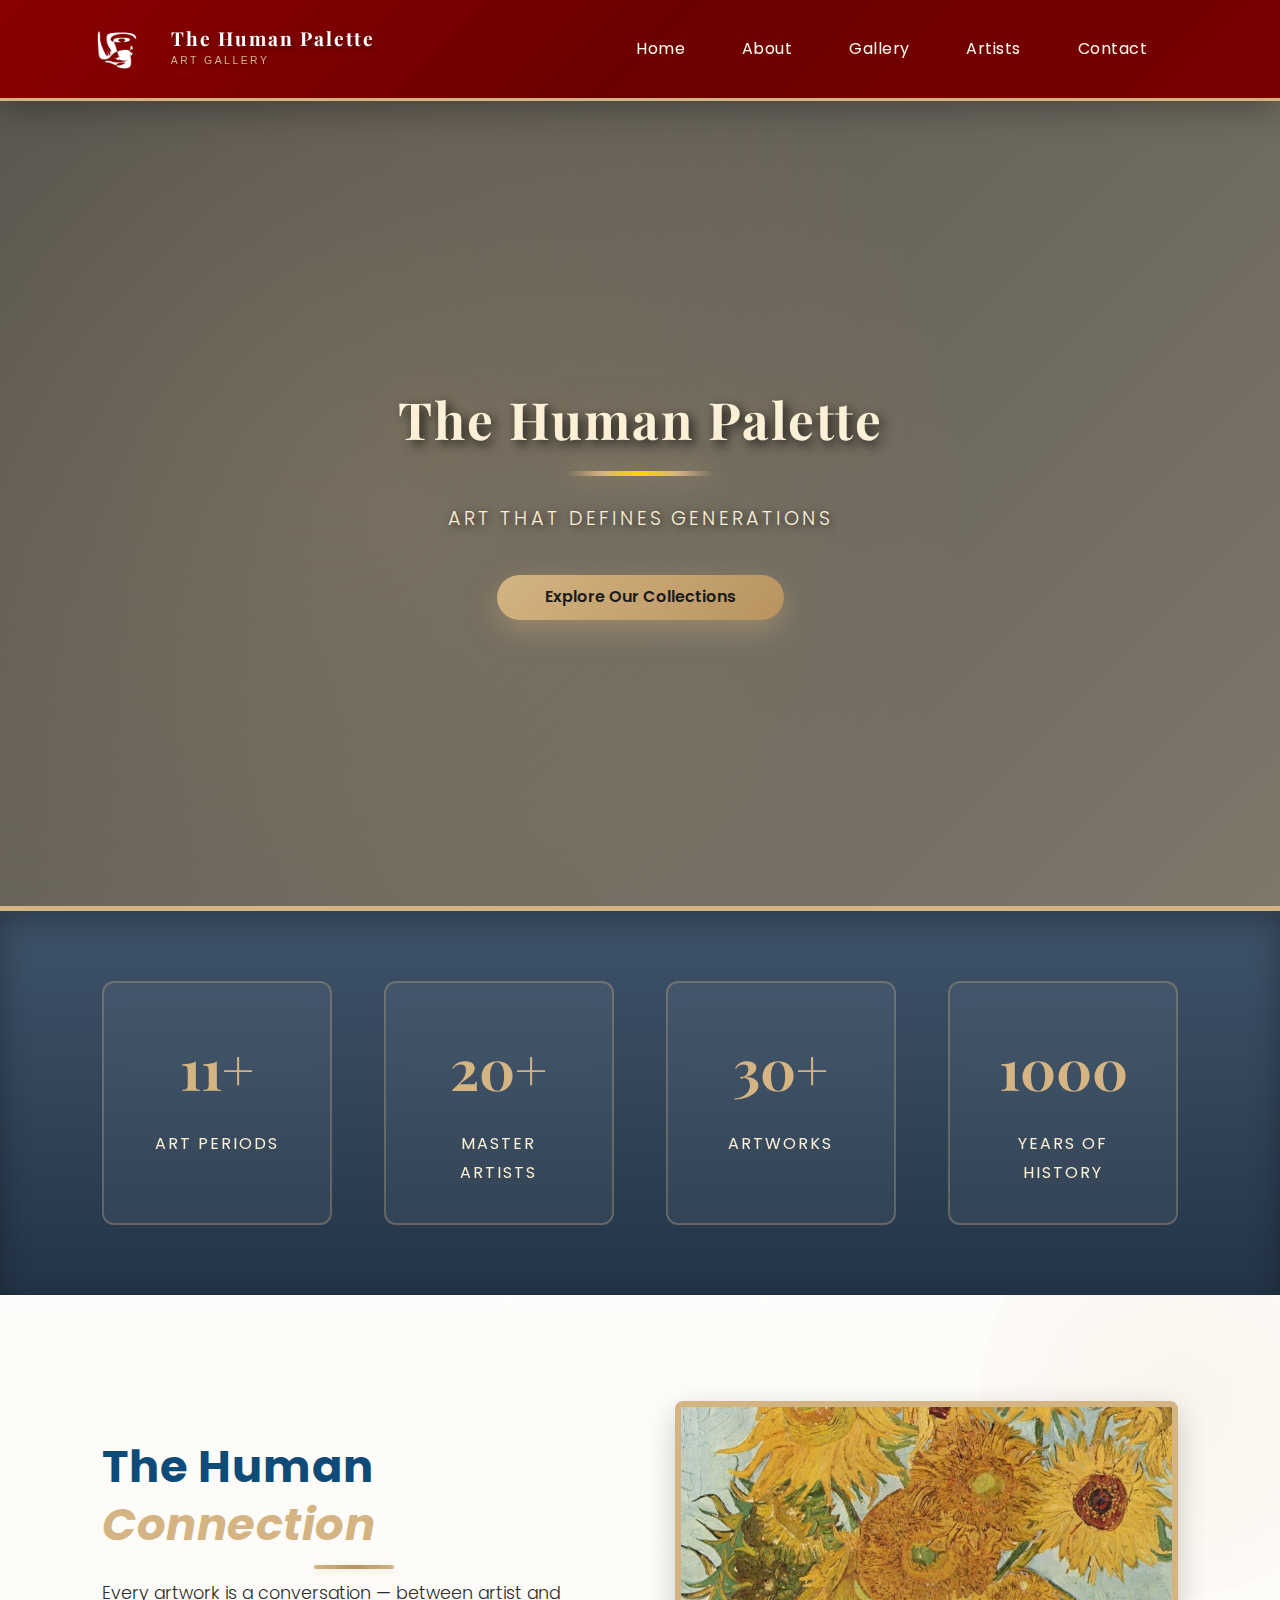
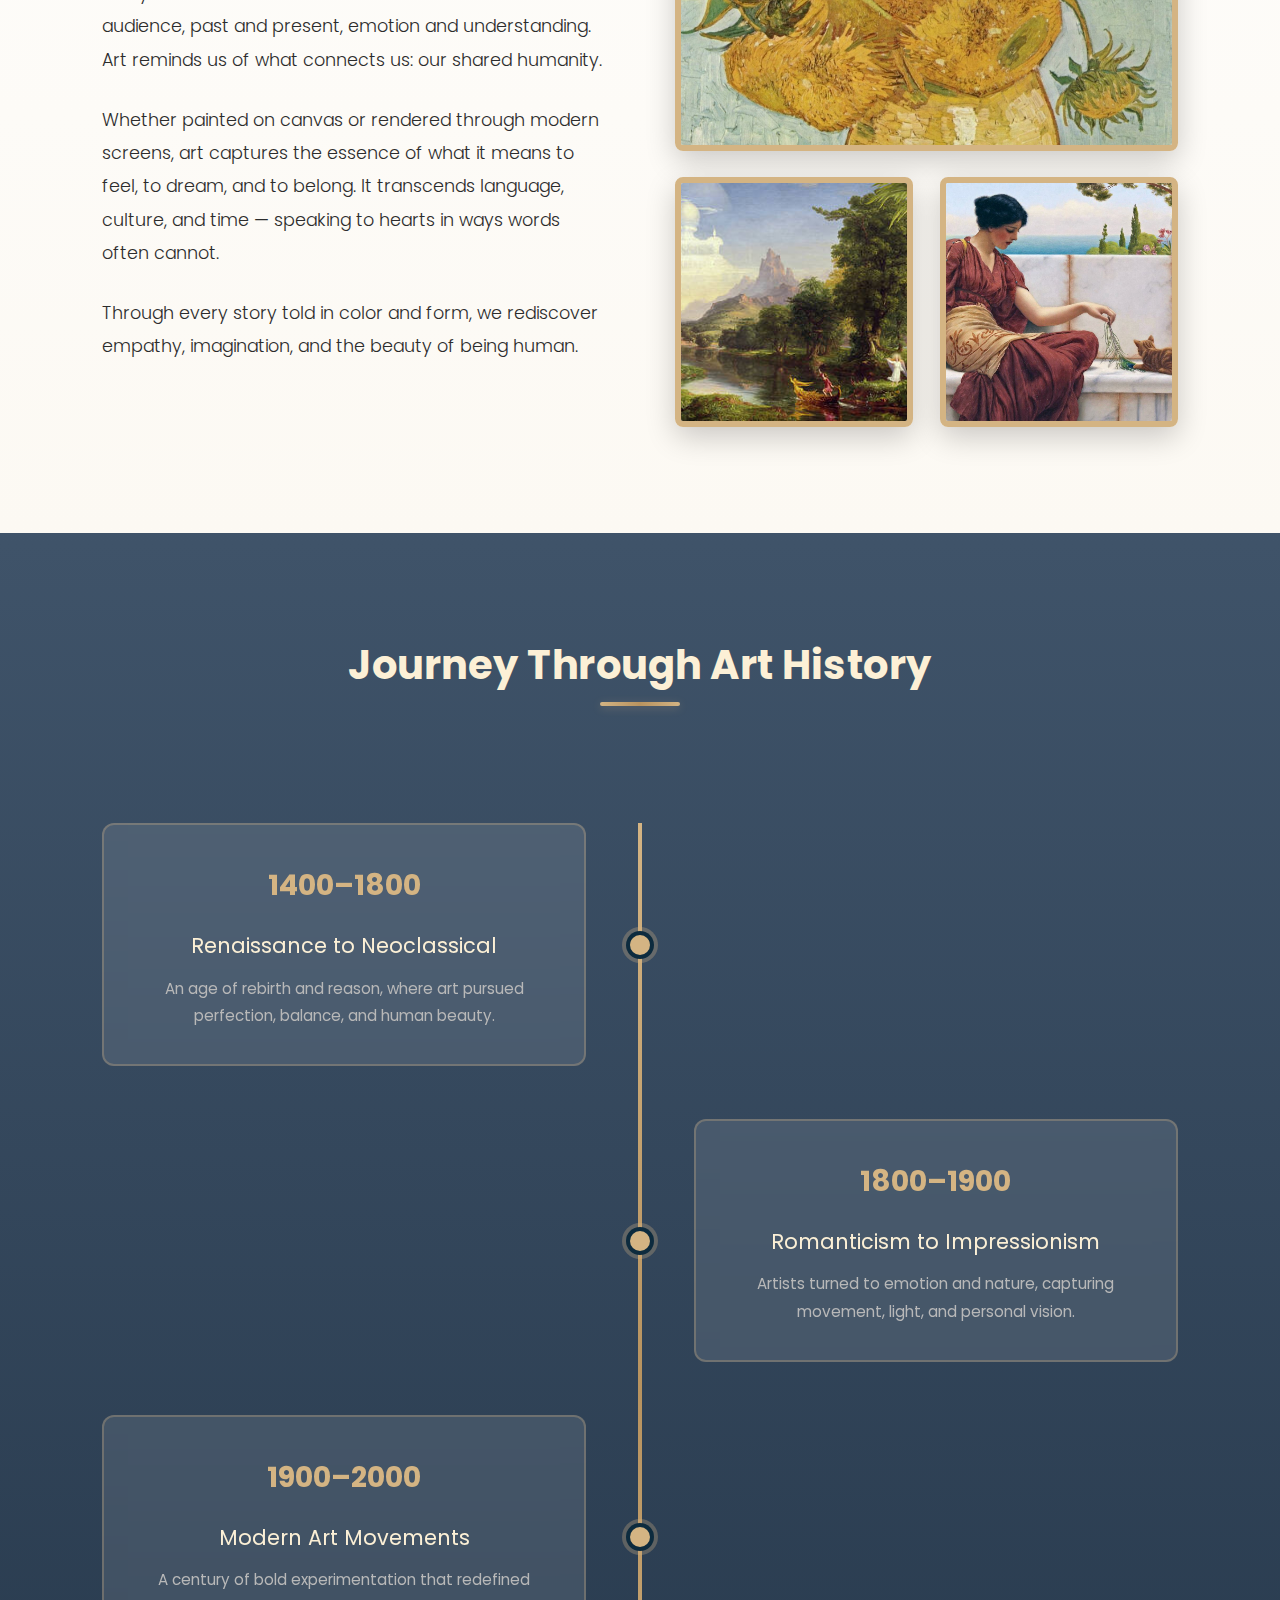
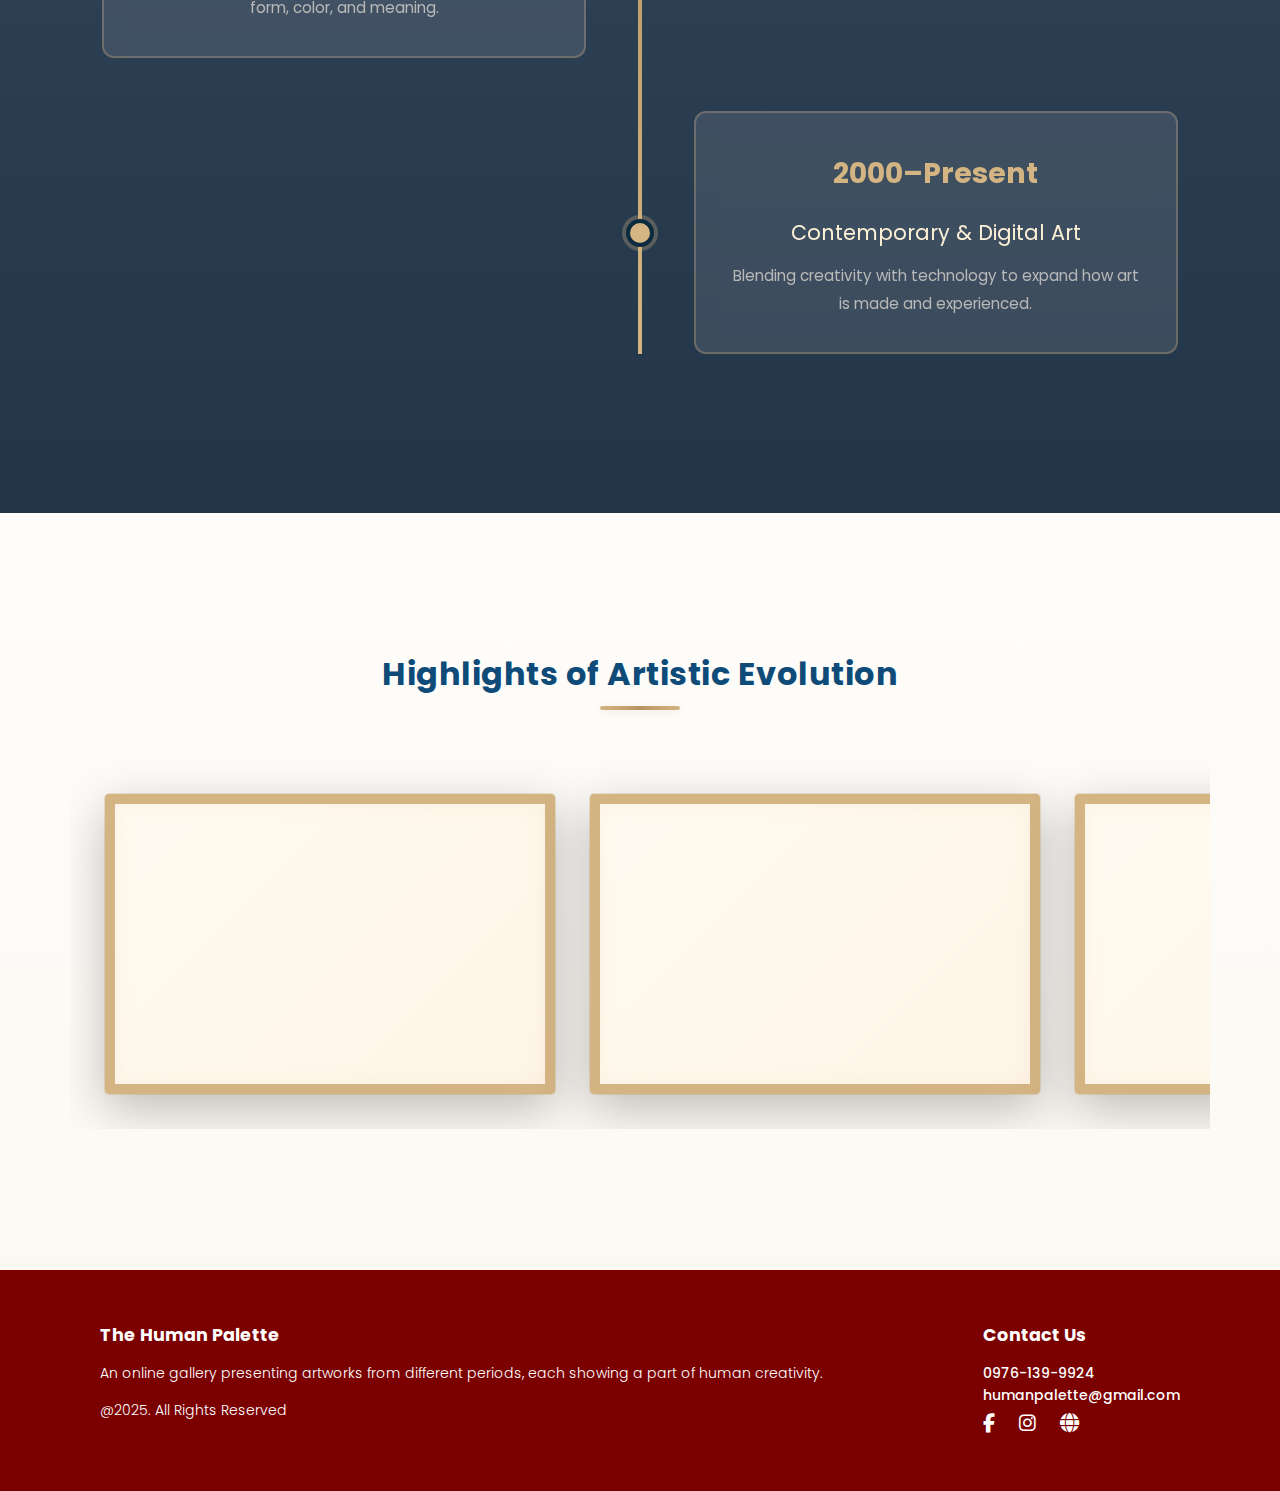
<file: index.html>
<!DOCTYPE html>
<html lang="en">
<head>
  <meta charset="UTF-8" />
  <meta name="viewport" content="width=device-width, initial-scale=1.0" />
  <title>The Human Palette</title>
   <link rel="stylesheet" href="stylesheet.css"> <!-- EXTERNAL CSS -->
  <link rel="stylesheet" href="responsive.css"> <!-- RESPONSIVENESS STYLESHEET CSS -->
  <link rel="stylesheet" href="https://cdnjs.cloudflare.com/ajax/libs/font-awesome/6.6.0/css/all.min.css">
  <link href="https://fonts.googleapis.com/css2?family=Playfair+Display:wght@400;600;700&family=Poppins:wght@300;400;500;600&display=swap" rel="stylesheet">
  <link rel="apple-touch-icon" sizes="180x180" href="media/apple-touch-icon.png">
  <link rel="icon" type="image/png" sizes="32x32" href="media/favicon-32x32.png">
  <link rel="icon" type="image/png" sizes="16x16" href="media/favicon-16x16.png">
  <link rel="shortcut icon" href="media/favicon.ico" type="image/x-icon">
</head>
<body>

  <!-- Header -->
<header>
  <div class="nav-container">
    <!-- Logo -->
    <div class="logo">
      <a href="home.html" class="logo">
        <div class="logo-img-wrapper">
          <img src="media/thp_logo.png" alt="The Human Palette Logo" class="logo-img">
        </div>
        <div class="logo-text-wrapper">
          <span class="logo-text-main">The Human Palette</span>
          <span class="logo-text-sub">Art Gallery</span>
        </div>
      </a>
    </div>

    <!-- Hamburger Icon -->
    <div class="menu-toggle" id="mobile-menu">
      <i class="fa-solid fa-bars"></i>
    </div>

    <!-- Navigation -->
    <nav>
      <ul class="nav-links">
        <li><a href="index.html">Home</a></li>
        <li><a href="about.html">About</a></li>
        <li><a href="gallery.html">Gallery</a></li>
        <li><a href="artist.html">Artists</a></li>
        <li><a href="contact.html">Contact</a></li>
      </ul>
    </nav>
  </div>
</header>

  <!-- Hero -->
  <section class="hero">
    <div class="hero-text">
      <h1>The Human Palette</h1>
      <div class="underline"></div>
      <p>Art that defines generations</p>
      <a href="gallery.html" class="cta-button">Explore Our Collections</a>
    </div>
  </section>

  <!-- Stats Section -->
  <section class="stats-section">
    <div class="stat-card">
      <div class="stat-number">11+</div>
      <div class="stat-label">Art Periods</div>
    </div>
    <div class="stat-card">
      <div class="stat-number">20+</div>
      <div class="stat-label">Master Artists</div>
    </div>
    <div class="stat-card">
      <div class="stat-number">30+</div>
      <div class="stat-label">Artworks</div>
    </div>
    <div class="stat-card">
      <div class="stat-number">1000</div>
      <div class="stat-label">Years of History</div>
    </div>
  </section>

  <!-- Featured Period -->
  <section class="featured-period">
    <div class="period-content">
      <div class="period-text">
        <h2>The Human <span class="period-highlight">Connection</span></h2>
        <p>
        Every artwork is a conversation — between artist and audience, past and present, emotion and understanding. Art reminds us of what connects us: our shared humanity.</p>

        <p>Whether painted on canvas or rendered through modern screens, art captures the essence of what it means to feel, to dream, and to belong. It transcends language, culture, and time — speaking to hearts in ways words often cannot.</p>

        <p>Through every story told in color and form, we rediscover empathy, imagination, and the beauty of being human. </p>
      </div>
      <div class="period-gallery">
        <img src="images/home images/period gallery picture 1.jpg" alt="Period Gallery Image_Sunflowers">
        <img src="images/home images/period gallery picture 2.jpg" alt="Period Gallery Image_The Voyage of Life">
        <img src="images/home images/period gallery picture 3.jpg" alt="Period Gallery Image_Goward">
      </div>
    </div>
  </section>

  <!-- Interactive Timeline -->
  <section class="timeline-section">
    <h2>Journey Through Art History</h2>
    <div class="timeline">
      <div class="timeline-item">
        <div class="timeline-content">
          <div class="timeline-date">1400–1800</div>
          <div class="timeline-title">Renaissance to Neoclassical</div>
          <div class="timeline-desc">An age of rebirth and reason, where art pursued perfection, balance, and human beauty.</div>
        </div>
        <div class="timeline-dot"></div>
      </div>
      <div class="timeline-item">
        <div class="timeline-content">
          <div class="timeline-date">1800–1900</div>
          <div class="timeline-title">Romanticism to Impressionism</div>
          <div class="timeline-desc">Artists turned to emotion and nature, capturing movement, light, and personal vision.</div>
        </div>
        <div class="timeline-dot"></div>
      </div>
      <div class="timeline-item">
        <div class="timeline-content">
          <div class="timeline-date">1900–2000</div>
          <div class="timeline-title">Modern Art Movements</div>
          <div class="timeline-desc">A century of bold experimentation that redefined form, color, and meaning.</div>
        </div>
        <div class="timeline-dot"></div>
      </div>
      <div class="timeline-item">
        <div class="timeline-content">
          <div class="timeline-date">2000–Present</div>
          <div class="timeline-title">Contemporary & Digital Art</div>
          <div class="timeline-desc">Blending creativity with technology to expand how art is made and experienced.</div>
        </div>
        <div class="timeline-dot"></div>
      </div>
    </div>
  </section>

  <!-- Artist Showcase -->
  <section class="section light center">
    <h2>Highlights of Artistic Evolution</h2>
    <div class="gallery-scroll">
      <img src="images/home images/Gallery1.png" alt="The Creation of Man" loading="lazy">
      <img src="images/home images/Gallery2.png" alt="Baroque Painting" loading="lazy">
      <img src="images/home images/Gallery3.webp" alt="The School of Athens" loading="lazy">
      <img src="images/home images/Gallery4.png" alt="Liberty Leading the People" loading="lazy">
      <img src="images/home images/Gallery5.png" alt="The Gleaners" loading="lazy">
      <img src="images/home images/Gallery6.png" alt="Impression, Sunrise" loading="lazy">
      <img src="images/home images/Gallery7.png" alt="The Cyclist" loading="lazy">
      <img src="images/home images/Gallery8.png" alt="The Surrealist" loading="lazy">
      <img src="images/home images/Gallery9.png" alt="Abstract Art" loading="lazy">
      <img src="images/home images/Gallery10.png" alt="Pop Art" loading="lazy">
      <img src="images/home images/Gallery11.png" alt="Digital Art" loading="lazy">
    </div>
  </section>

  <!-- Footer -->
 <footer>
    <div class="footer-left">
      <h4>The Human Palette</h4>
      <p>An online gallery presenting artworks from different periods, each showing a part of human creativity.</p>
      <p class="copy">@2025. All Rights Reserved</p>
    </div>
   
    <div class="footer-right">
      <h4>Contact Us</h4>
      <p><a href="tel:+639761399924">0976-139-9924</a></p>
      <p><a href="mailto:humanpalette@gmail.com">humanpalette@gmail.com</a></p>
      <div class="socials">
        <a href="www.facebook.com/christructure" target="_blank"><i class="fa-brands fa-facebook-f"></i></a>
        <a href="https://www.instagram.com/thumanpalette/" target="_blank"><i class="fa-brands fa-instagram"></i></a>
        <a href="https://sofiademesa.github.io/art-gallery/" target="_blank"><i class="fa-solid fa-globe"></i></a>
      </div>
  </footer>
  
<script>
  const menuToggle = document.getElementById('mobile-menu');
  const nav = document.querySelector('nav');
  const icon = menuToggle.querySelector('i');

  menuToggle.addEventListener('click', () => {
    nav.classList.toggle('active');
    document.body.classList.toggle('menu-open');

    // Toggle icons
    if (nav.classList.contains('active')) {
      icon.classList.remove('fa-bars');
      icon.classList.add('fa-xmark');
    } else {
      icon.classList.add('fa-bars');
      icon.classList.remove('fa-xmark');
    }
  });
</script>

</body>
</html>
</file>
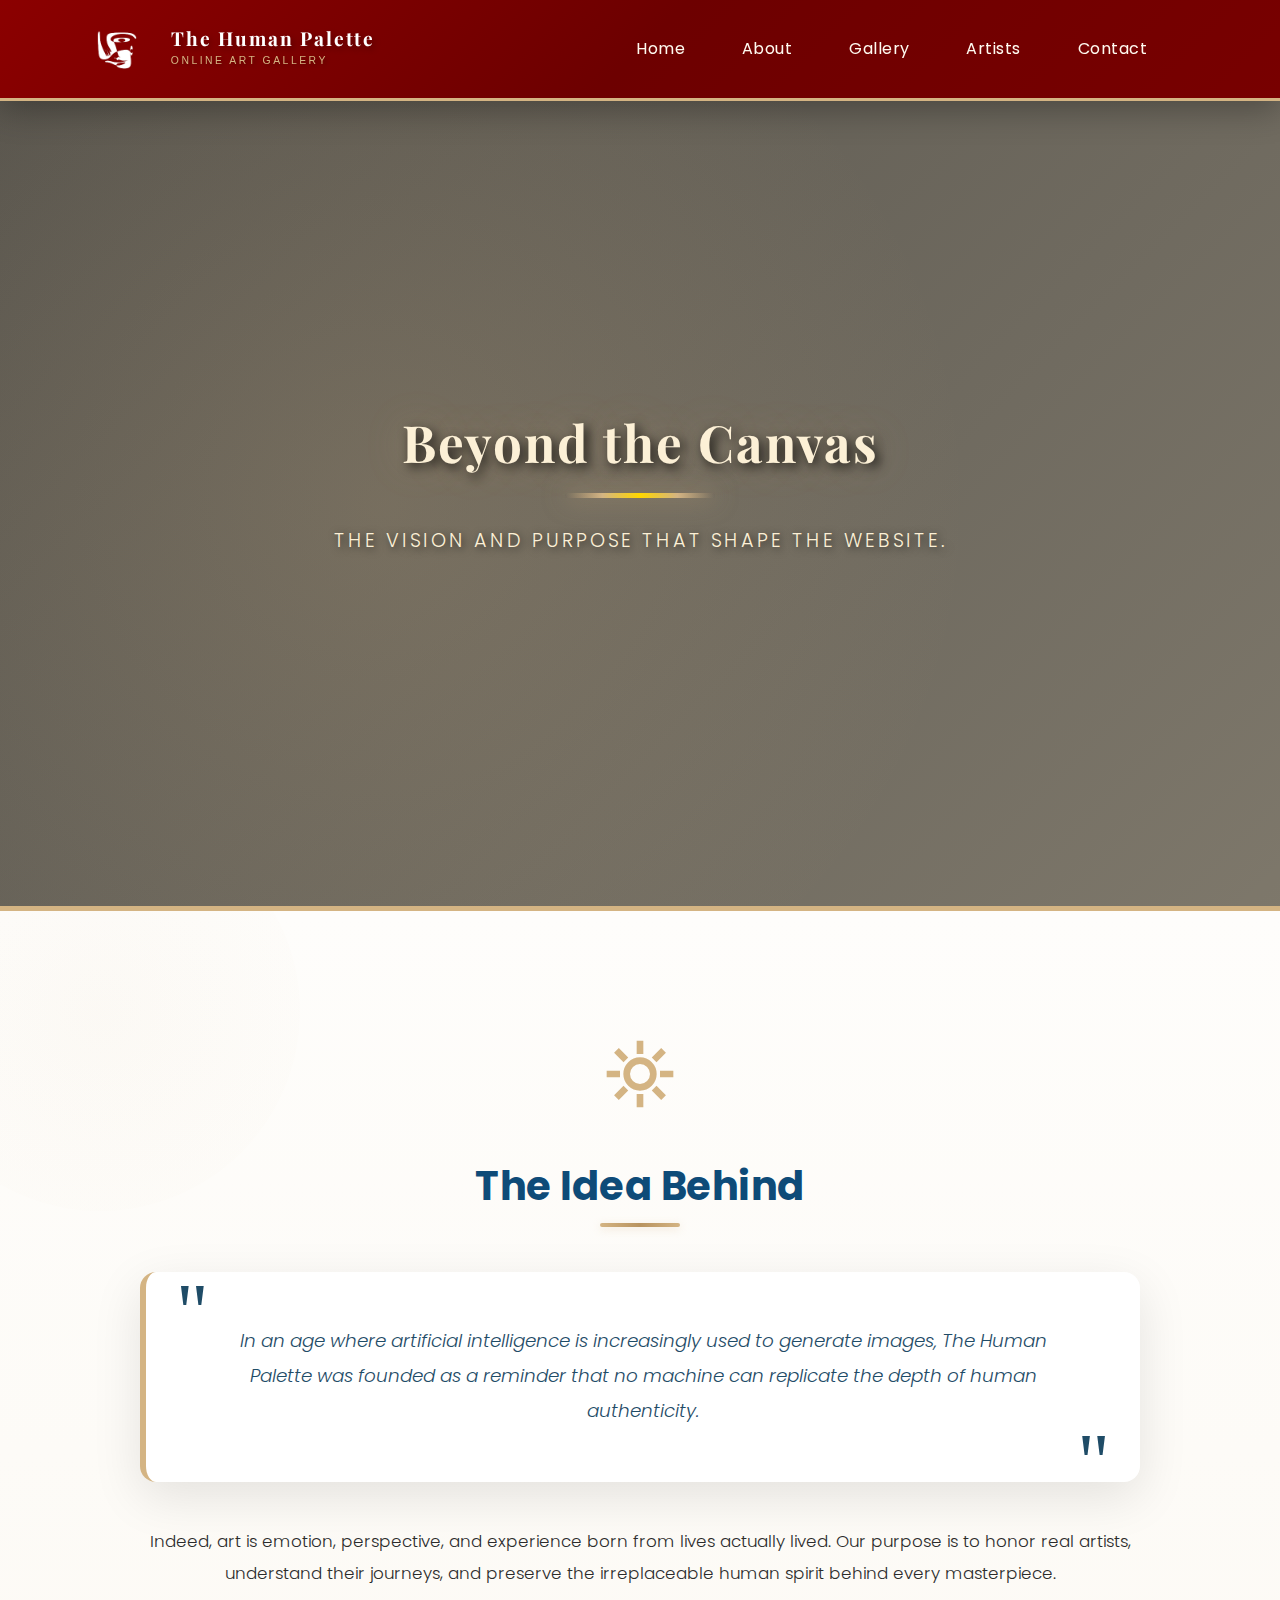
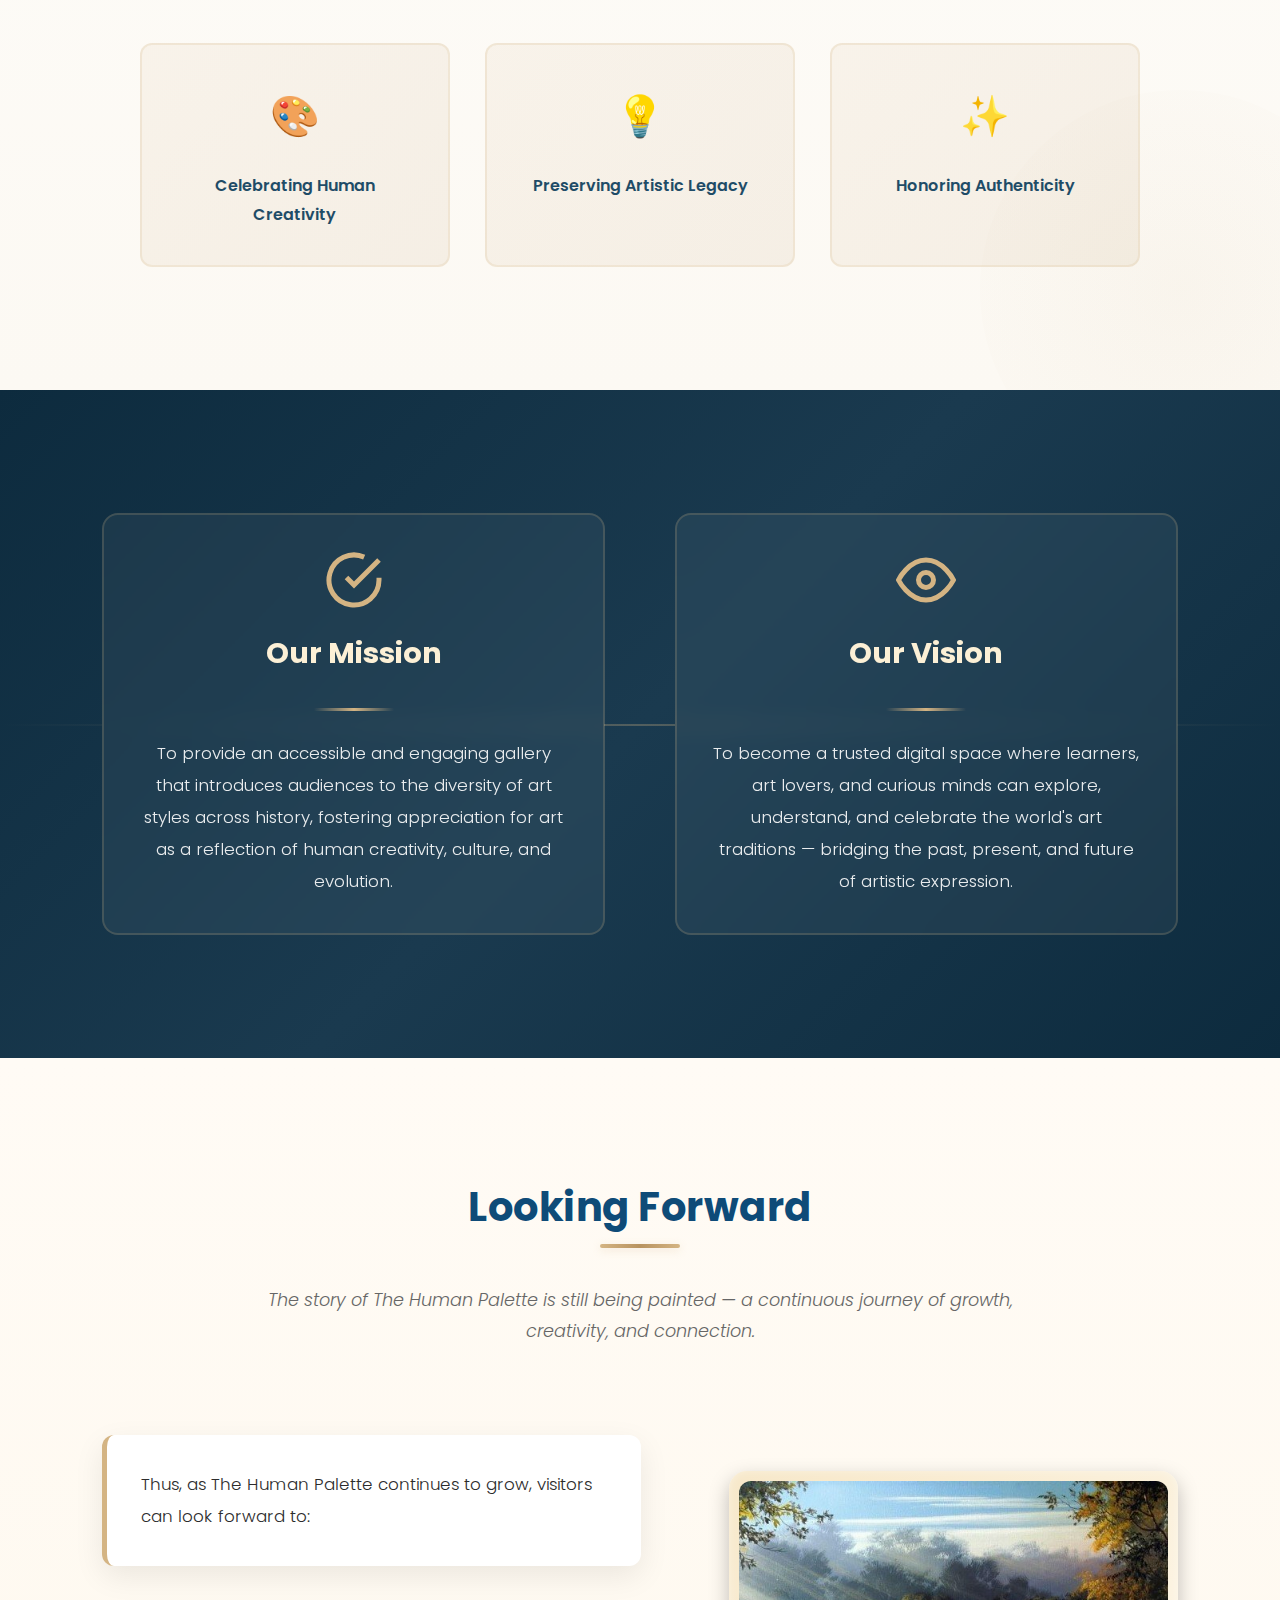
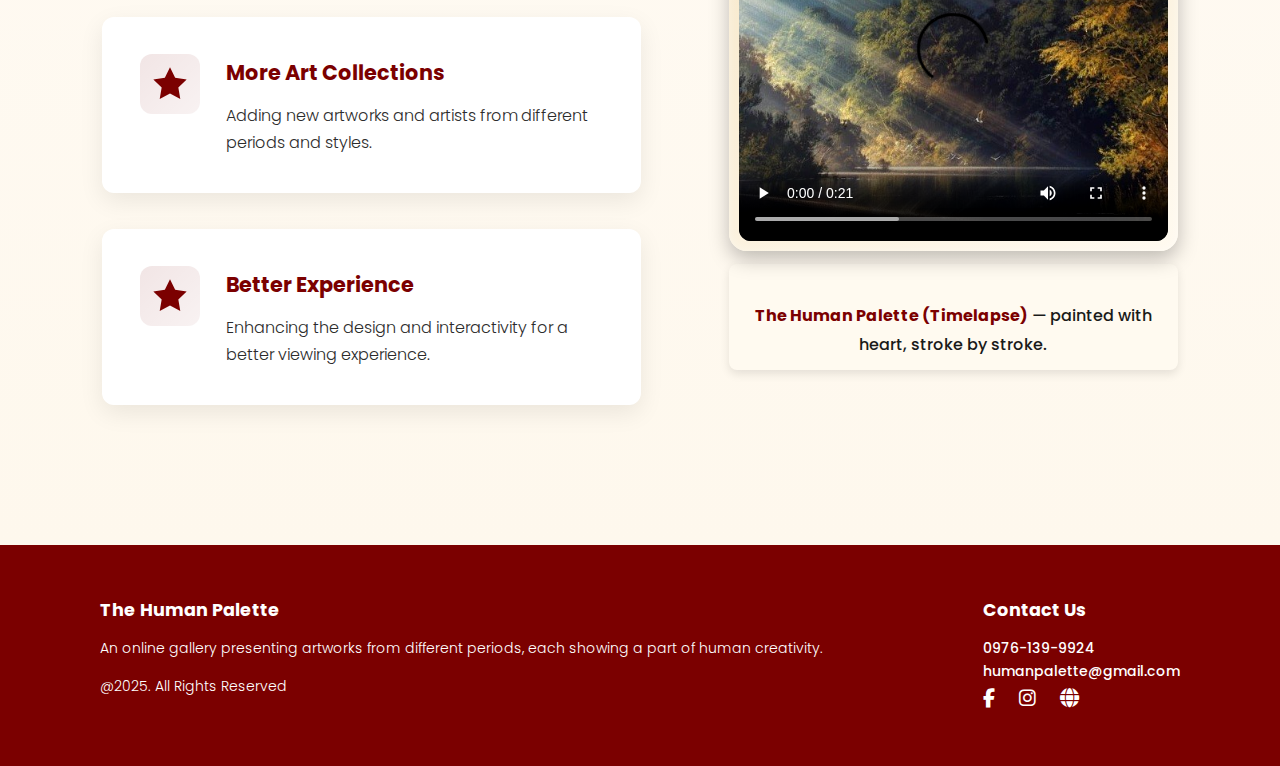
<file: about.html>
<!DOCTYPE html>
<html lang="en">
<head>
  <meta charset="UTF-8" />
  <meta name="viewport" content="width=device-width, initial-scale=1.0" />
  <title>The Human Palette</title>
  <link rel="stylesheet" href="https://cdnjs.cloudflare.com/ajax/libs/font-awesome/6.6.0/css/all.min.css">
  <link href="https://fonts.googleapis.com/css2?family=Playfair+Display:wght@400;700&family=Poppins:wght@300;400;600;700&display=swap" rel="stylesheet">
   <link rel="stylesheet" href="stylesheet.css"> <!-- EXTERNAL CSS -->
  <link rel="stylesheet" href="responsive.css"> <!-- RESPONSIVENESS STYLESHEET CSS -->
  <link rel="apple-touch-icon" sizes="180x180" href="media/apple-touch-icon.png">
  <link rel="icon" type="image/png" sizes="32x32" href="media/favicon-32x32.png">
  <link rel="icon" type="image/png" sizes="16x16" href="media/favicon-16x16.png">
  <link rel="shortcut icon" href="media/favicon.ico" type="image/x-icon">

</head>
<body>
  <!-- Header -->
  <header>
    
  <div class="nav-container">
    <!-- Logo -->
    <div class="logo">
      <a href="home.html" class="logo">
        <div class="logo-img-wrapper">
          <img src="media/thp_logo.png" alt="The Human Palette Logo" class="logo-img">
        </div>
        <div class="logo-text-wrapper">
          <span class="logo-text-main">The Human Palette</span>
          <span class="logo-text-sub">Online Art Gallery</span>
        </div>
      </a>
    </div>

    <!-- Hamburger Icon -->
    <div class="menu-toggle" id="mobile-menu">
      <i class="fa-solid fa-bars"></i>
    </div>

    <!-- Navigation -->
    <nav>
      <ul class="nav-links">
        <li><a href="index.html">Home</a></li>
        <li><a href="about.html">About</a></li>
        <li><a href="gallery.html">Gallery</a></li>
        <li><a href="artist.html">Artists</a></li>
        <li><a href="contact.html">Contact</a></li>
      </ul>
    </nav>
  </div>
  </header>

  <!-- Hero -->
  <section class="hero">
    <div class="hero-text">
      <h1>Beyond the Canvas</h1>
      <div class="underline"></div>
      <p>The vision and purpose that shape the website.</p>
    </div>
  </section>

  <!-- IDEA BEHIND -->
<section class="idea-section">
  <div class="idea-container">
    <div class="idea-icon">
      <svg width="80" height="80" viewBox="0 0 24 24" fill="none" stroke="#d4b483" stroke-width="2">
        <path d="M12 2v4M12 18v4M4.93 4.93l2.83 2.83M16.24 16.24l2.83 2.83M2 12h4M18 12h4M4.93 19.07l2.83-2.83M16.24 7.76l2.83-2.83"/>
        <circle cx="12" cy="12" r="4"/>
      </svg>
    </div>
    <h2>The Idea Behind</h2>
    <div class="idea-quote">
      <span class="quote-mark">"</span>
      <p>
        In an age where artificial intelligence is increasingly used to generate images, The Human Palette was founded as a reminder that no machine can replicate the depth of human authenticity.
      </p>
      <span class="quote-mark closing">"</span>
    </div>
    <p class="idea-body">
      Indeed, art is emotion, perspective, and experience born from lives actually lived. Our purpose is to honor real artists, understand their journeys, and preserve the irreplaceable human spirit behind every masterpiece.
    </p>
   
    <div class="idea-stats">
      <div class="idea-stat">
        <span class="stat-icon">🎨</span>
        <p>Celebrating Human Creativity</p>
      </div>
      <div class="idea-stat">
        <span class="stat-icon">💡</span>
        <p>Preserving Artistic Legacy</p>
      </div>
      <div class="idea-stat">
        <span class="stat-icon">✨</span>
        <p>Honoring Authenticity</p>
      </div>
    </div>
  </div>
</section>

<!-- ENHANCED MISSION + VISION -->
<section class="mission-vision">
  <div class="mv-container">
    <div class="mission-card">
      <div class="card-icon">
        <svg width="60" height="60" viewBox="0 0 24 24" fill="none" stroke="#d4b483" stroke-width="2">
          <path d="M22 11.08V12a10 10 0 1 1-5.93-9.14"/>
          <polyline points="22 4 12 14.01 9 11.01"/>
        </svg>
      </div>
      <h3>Our Mission</h3>
      <div class="card-divider"></div>
      <p>
        To provide an accessible and engaging gallery that introduces audiences to the diversity of art styles across history, fostering appreciation for art as a reflection of human creativity, culture, and evolution.
      </p>
    </div>
    <div class="vision-card">
      <div class="card-icon">
        <svg width="60" height="60" viewBox="0 0 24 24" fill="none" stroke="#d4b483" stroke-width="2">
          <path d="M1 12s4-8 11-8 11 8 11 8-4 8-11 8-11-8-11-8z"/>
          <circle cx="12" cy="12" r="3"/>
        </svg>
      </div>
      <h3>Our Vision</h3>
      <div class="card-divider"></div>
      <p>
        To become a trusted digital space where learners, art lovers, and curious minds can explore, understand, and celebrate the world's art traditions — bridging the past, present, and future of artistic expression.
      </p>
    </div>
  </div>
</section>

<!-- LOOKING FORWARD -->
<section class="looking-forward">
  <div class="forward-header">
    <h2>Looking Forward</h2>
    <p class="forward-subtitle">
      <br/> The story of The Human Palette is still being painted — a continuous journey of growth, creativity, and connection.
    </p>
  </div>

  <div class="forward-content">
    <div class="forward-text">
      <p class="forward-intro">
        Thus, as The Human Palette continues to grow, visitors can look forward to:
      </p>

      <div class="expect-list">
        <div class="expect-item">
          <div class="expect-icon">
            <svg width="40" height="40" viewBox="0 0 24 24" fill="#7b0000">
              <path d="M12 2l3.09 6.26L22 9.27l-5 4.87 1.18 6.88L12 17.77l-6.18 3.25L7 14.14 2 9.27l6.91-1.01L12 2z"/>
            </svg>
          </div>
          <div class="expect-content">
            <h4>More Art Collections</h4>
            <p>Adding new artworks and artists from different periods and styles.</p>
          </div>
        </div>

        <div class="expect-item">
          <div class="expect-icon">
            <svg width="40" height="40" viewBox="0 0 24 24" fill="#7b0000">
              <path d="M12 2l3.09 6.26L22 9.27l-5 4.87 1.18 6.88L12 17.77l-6.18 3.25L7 14.14 2 9.27l6.91-1.01L12 2z"/>
            </svg>
          </div>
          <div class="expect-content">
            <h4>Better Experience</h4>
            <p>Enhancing the design and interactivity for a better viewing experience.</p>
          </div>
        </div>
      </div>
    </div>

<figure class="core-image">
  <div class="image-frame">
    <video controls poster="media/thumbnail.png" width="640" height="360">
      <source src="media/timelapse.mp4" type="video/mp4">
      <track src="media/captions.vtt" kind="subtitles" srclang="en" label="English Captions" default>
      Your browser does not support the video tag.
    </video>
  </div>

  <figcaption>
    <strong><br/>The Human Palette (Timelapse)</strong> — painted with heart, stroke by stroke.
  </figcaption>
</figure>

  </div>
</section>

<!-- FOOTER -->
  <footer>
    <div class="footer-left">
      <h4>The Human Palette</h4>
      <p>An online gallery presenting artworks from different periods, each showing a part of human creativity.</p>
      <p class="copy">@2025. All Rights Reserved</p>
    </div>
   
    <div class="footer-right">
      <h4>Contact Us</h4>
      <p><a href="tel:+639761399924">0976-139-9924</a></p>
      <p><a href="mailto:humanpalette@gmail.com">humanpalette@gmail.com</a></p>
      <div class="socials">
        <a href="www.facebook.com/christructure" target="_blank"><i class="fa-brands fa-facebook-f"></i></a>
        <a href="https://www.instagram.com/thumanpalette/" target="_blank"><i class="fa-brands fa-instagram"></i></a>
        <a href="https://sofiademesa.github.io/art-gallery/" target="_blank"><i class="fa-solid fa-globe"></i></a>
      </div>
  </footer>

<script>
  const menuToggle = document.getElementById('mobile-menu');
  const nav = document.querySelector('nav');
  const icon = menuToggle.querySelector('i');

  menuToggle.addEventListener('click', () => {
    nav.classList.toggle('active');
    document.body.classList.toggle('menu-open');

    // Toggle icons
    if (nav.classList.contains('active')) {
      icon.classList.remove('fa-bars');
      icon.classList.add('fa-xmark');
    } else {
      icon.classList.add('fa-bars');
      icon.classList.remove('fa-xmark');
    }
  });
</script>
</body>
</html>
</file>
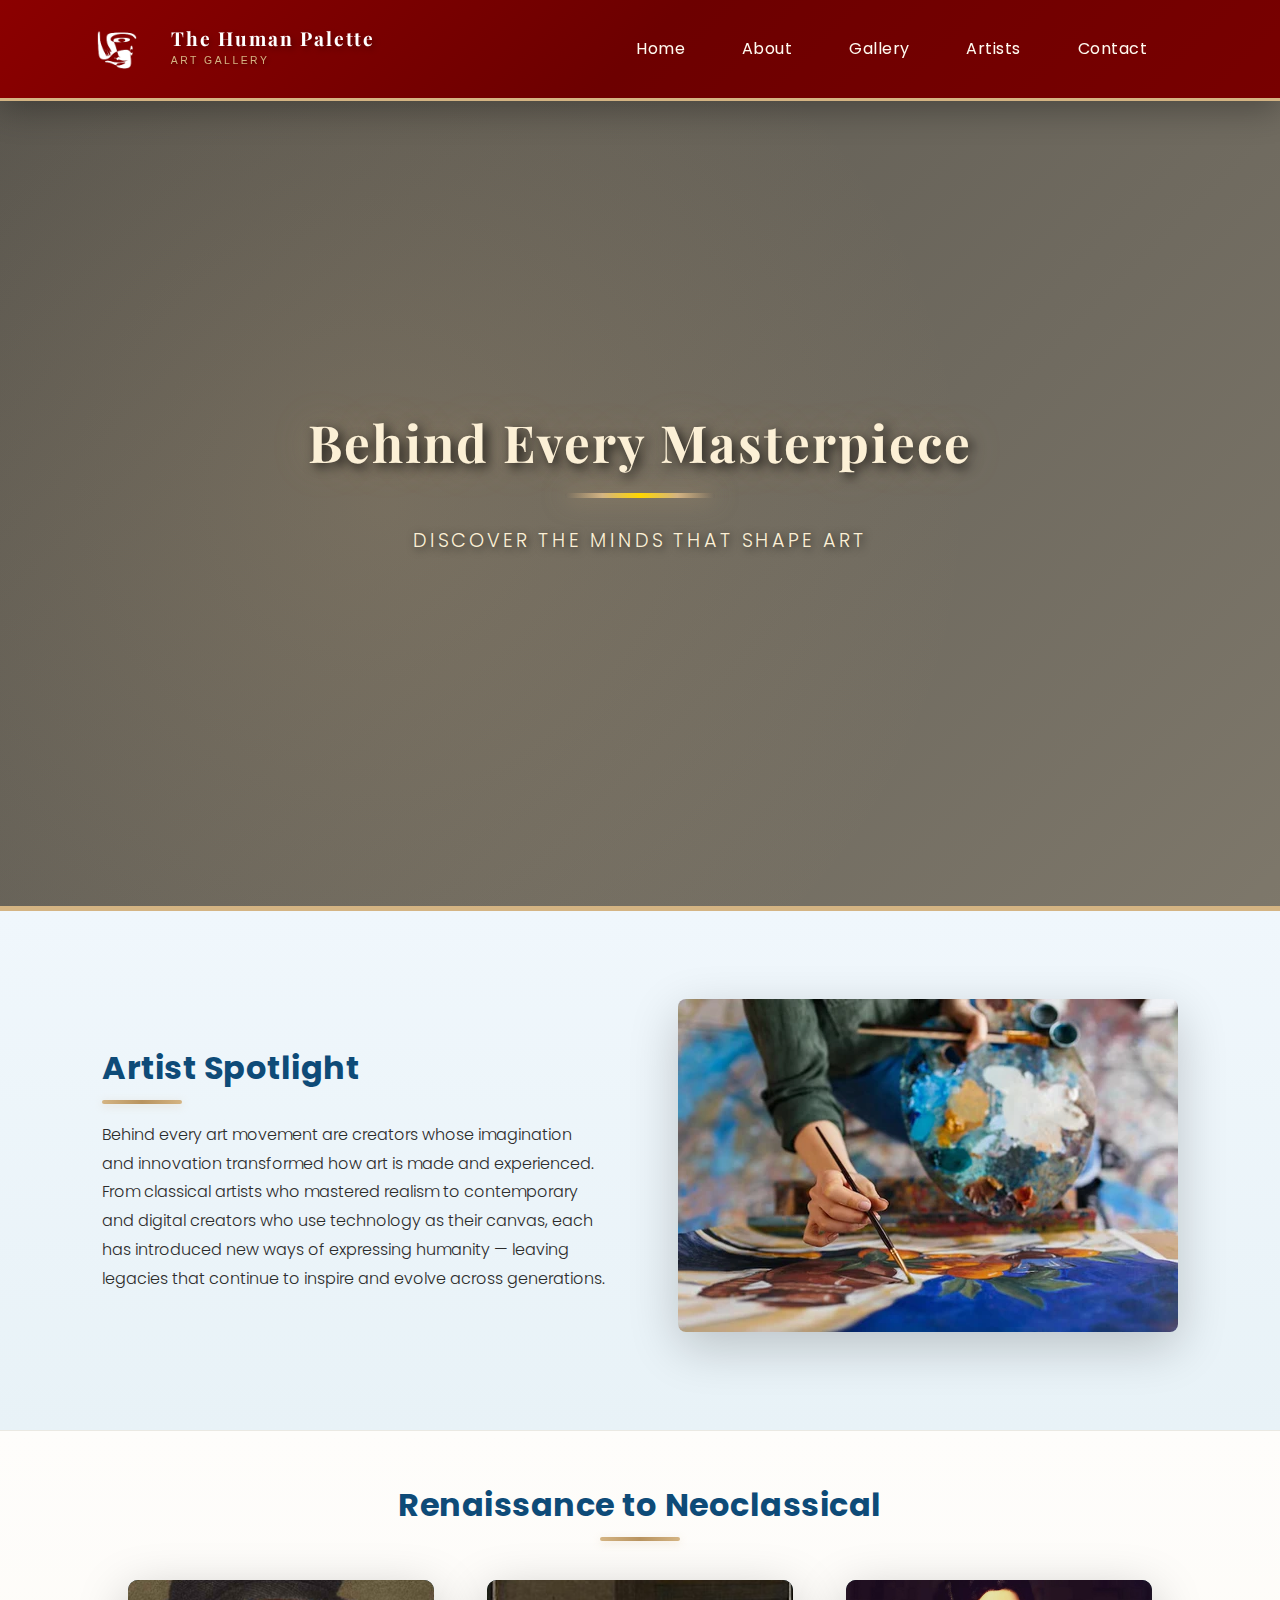
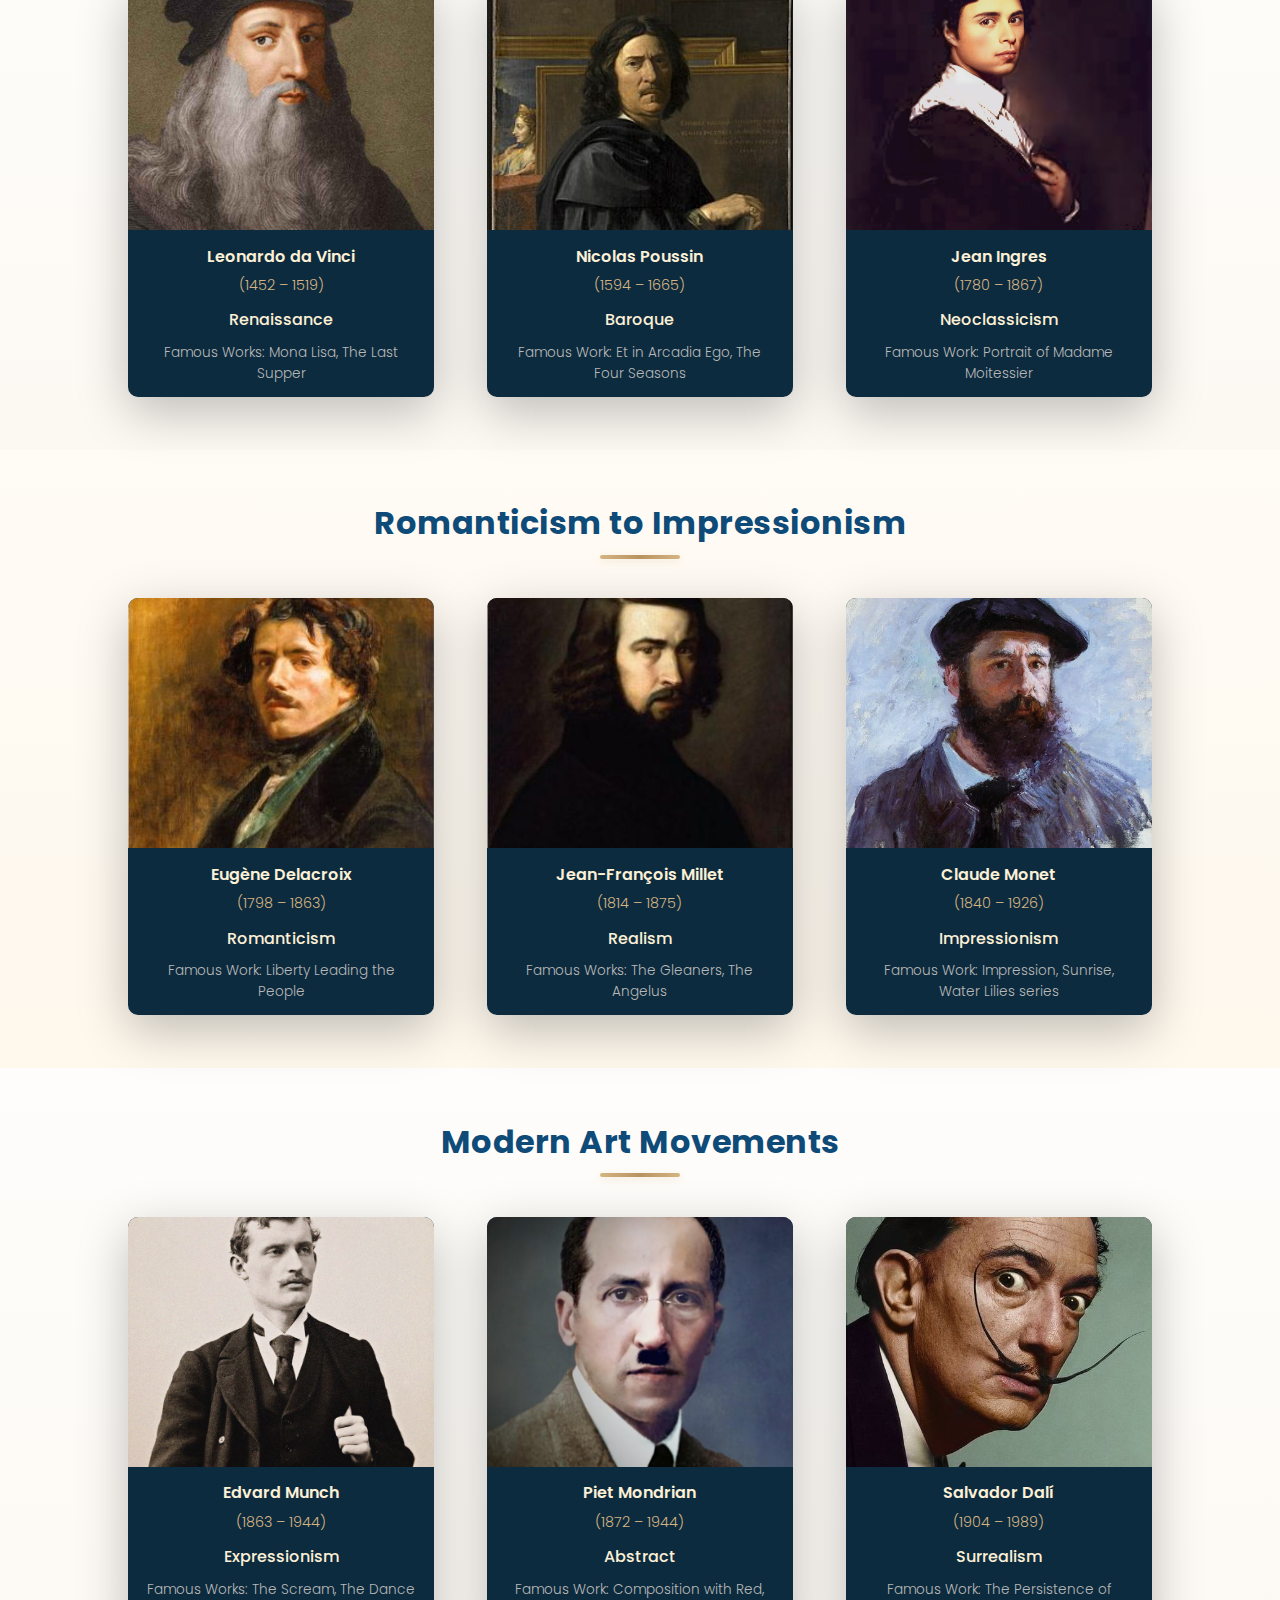
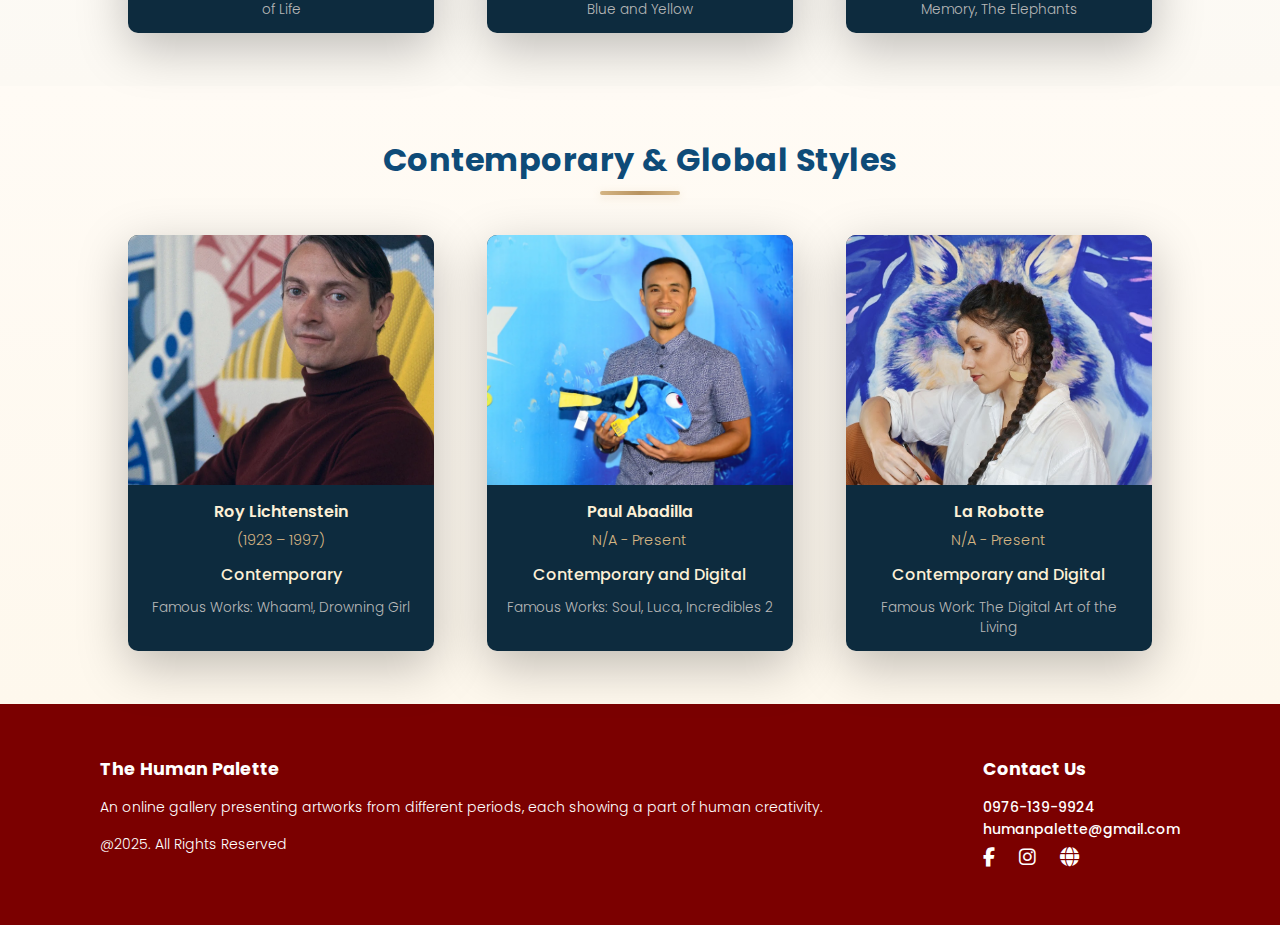
<file: artist.html>
<!DOCTYPE html>
<html lang="en">
<head>
  <meta charset="UTF-8">
  <meta name="viewport" content="width=device-width, initial-scale=1.0">
  <title>Gallery - The Human Palette</title>
    <link rel="stylesheet" href="https://cdnjs.cloudflare.com/ajax/libs/font-awesome/6.6.0/css/all.min.css">
  <link href="https://fonts.googleapis.com/css2?family=Playfair+Display:wght@400;700&family=Poppins:wght@300;400;600;700&display=swap" rel="stylesheet">
   <link rel="stylesheet" href="stylesheet.css"> <!-- EXTERNAL CSS -->
  <link rel="stylesheet" href="responsive.css"> <!-- RESPONSIVENESS STYLESHEET CSS -->
  <link rel="apple-touch-icon" sizes="180x180" href="media/apple-touch-icon.png">
  <link rel="icon" type="image/png" sizes="32x32" href="media/favicon-32x32.png">
  <link rel="icon" type="image/png" sizes="16x16" href="media/favicon-16x16.png">
  <link rel="shortcut icon" href="media/favicon.ico" type="image/x-icon">
</head>
<body>

<header>
   <div class="nav-container">
    <!-- Logo -->
    <div class="logo">
      <a href="index.html" class="logo">
        <div class="logo-img-wrapper">
          <img src="media/thp_logo.png" alt="The Human Palette Logo" class="logo-img">
        </div>
        <div class="logo-text-wrapper">
          <span class="logo-text-main">The Human Palette</span>
          <span class="logo-text-sub">Art Gallery</span>
        </div>
      </a>
    </div>

    <!-- Hamburger Icon -->
    <div class="menu-toggle" id="mobile-menu">
      <i class="fa-solid fa-bars"></i>
    </div>

    <!-- Navigation -->
    <nav>
      <ul class="nav-links">
        <li><a href="index.html">Home</a></li>
        <li><a href="about.html">About</a></li>
        <li><a href="gallery.html">Gallery</a></li>
        <li><a href="artist.html">Artists</a></li>
        <li><a href="contact.html">Contact</a></li>
      </ul>
    </nav>
  </div>
</header>

  <!-- Hero -->
  <section class="hero">
    <div class="hero-text">
      <h1>Behind Every Masterpiece</h1>
      <div class="underline"></div>
      <p>Discover the Minds That Shape Art</p>
    </div>
  </section>

  <!-- ARTIST SPOTLIGHT -->
  <section class="artist-spotlight">
    <div class="spotlight-text">
      <h2>Artist Spotlight</h2>
      <p>Behind every art movement are creators whose imagination and innovation transformed how art is made and experienced. From classical artists who mastered realism to contemporary and digital creators who use technology as their canvas, each has introduced new ways of expressing humanity — leaving legacies that continue to inspire and evolve across generations.</p>
    </div>
    <div class="spotlight-image">
      <img src="images/artist images/Art.webp" alt="Artist painting">
    </div>
  </section>

  <!-- RENAISSANCE TO NEOCLASSICAL -->
  <section class="artist-category">
    <h2>Renaissance to Neoclassical</h2>
    <div class="artist-grid">
      <div class="artist-card">
        <img src="images/artist images/Leo Da Vinci.jpg" alt="Leonardo da Vinci">
        <div class="artist-info">
          <h3>Leonardo da Vinci</h3>
          <p class="dates">(1452 – 1519)</p>
          <p class="style">Renaissance</p>
          <p class="work">Famous Works: Mona Lisa, The Last Supper</p>
        </div>
      </div>
      <div class="artist-card">
        <img src="images/artist images/Nicolas Poussin.jpg" alt="Nicolas Poussin">
        <div class="artist-info">
          <h3>Nicolas Poussin</h3>
          <p class="dates">(1594 – 1665)</p>
          <p class="style">Baroque</p>
          <p class="work">Famous Work: Et in Arcadia Ego, The Four Seasons</p>
        </div>
      </div>
      <div class="artist-card">
        <img src="images/artist images/Jean-Auguste-Dominique Ingres.jpg" alt="Jean-Auguste-Dominique Ingres">
        <div class="artist-info">
          <h3>Jean Ingres</h3>
          <p class="dates">(1780 – 1867)</p>
          <p class="style">Neoclassicism</p>
          <p class="work">Famous Work: Portrait of Madame Moitessier</p>
        </div>
      </div>
    </div>
  </section>

  <!-- ROMANTICISM TO IMPRESSIONISM -->
  <section class="artist-category">
    <h2>Romanticism to Impressionism</h2>
    <div class="artist-grid">
      <div class="artist-card">
        <img src="images/artist images/Eugene Delacroix.jpg" alt="Eugène Delacroix">
        <div class="artist-info">
          <h3>Eugène Delacroix</h3>
          <p class="dates">(1798 – 1863)</p>
          <p class="style">Romanticism</p>
          <p class="work">Famous Work: Liberty Leading the People</p>
        </div>
      </div>
      <div class="artist-card">
        <img src="images/artist images/Jean-François Millet.jpg" alt="Jean-François Millet">
        <div class="artist-info">
          <h3>Jean-François Millet</h3>
          <p class="dates">(1814 – 1875)</p>
          <p class="style">Realism</p>
          <p class="work">Famous Works: The Gleaners, The Angelus</p>
        </div>
      </div>
      <div class="artist-card">
        <img src="images/artist images/Claude Monet.jpg" alt="Claude Monet">
        <div class="artist-info">
          <h3>Claude Monet</h3>
          <p class="dates">(1840 – 1926)</p>
          <p class="style">Impressionism</p>
          <p class="work">Famous Work: Impression, Sunrise, Water Lilies series</p>
        </div>
      </div>
    </div>
  </section>

  <!-- MODERN ART MOVEMENTS -->
  <section class="artist-category">
    <h2>Modern Art Movements</h2>
    <div class="artist-grid">
      <div class="artist-card">
        <img src="images/artist images/Edvard Munch.jpg" alt="Edvard Munch">
        <div class="artist-info">
          <h3>Edvard Munch</h3>
          <p class="dates">(1863 – 1944)</p>
          <p class="style">Expressionism</p>
          <p class="work">Famous Works: The Scream, The Dance of Life</p>
        </div>
      </div>
      <div class="artist-card">
        <img src="images/artist images/Piet Mondrian.jpg" alt="Piet Mondrian">
        <div class="artist-info">
          <h3>Piet Mondrian</h3>
          <p class="dates">(1872 – 1944)</p>
          <p class="style">Abstract</p>
          <p class="work">Famous Work: Composition with Red, Blue and Yellow</p>
        </div>
      </div>
      <div class="artist-card">
        <img src="images/artist images/Salvador Dali.jpg" alt="Salvador Dalí">
        <div class="artist-info">
          <h3>Salvador Dalí</h3>
          <p class="dates">(1904 – 1989)</p>
          <p class="style">Surrealism</p>
          <p class="work">Famous Work: The Persistence of Memory, The Elephants</p>
        </div>
      </div>
    </div>
  </section>

  <!-- CONTEMPORARY & GLOBAL -->
  <section class="artist-category">
    <h2>Contemporary & Global Styles</h2>
    <div class="artist-grid">
      <div class="artist-card">
        <img src="images/artist images/Roy Lichtenstein.webp" alt="Roy Lichtenstein">
        <div class="artist-info">
          <h3>Roy Lichtenstein</h3>
          <p class="dates">(1923 – 1997)</p>
          <p class="style">Contemporary</p>
          <p class="work">Famous Works: Whaam!, Drowning Girl</p>
        </div>
      </div>
      <div class="artist-card">
        <img src="images/artist images/Paul Abadilla.webp" alt="Paul Abadilla">
        <div class="artist-info">
          <h3>Paul Abadilla</h3>
          <p class="dates">N/A - Present</p>
          <p class="style">Contemporary and Digital</p>
          <p class="work">Famous Works: Soul, Luca, Incredibles 2</p>
        </div>
      </div>
      <div class="artist-card">
        <img src="images/artist images/La Robotte.jpg" alt="La Robotte">
        <div class="artist-info">
          <h3>La Robotte</h3>
          <p class="dates">N/A - Present</p>
          <p class="style">Contemporary and Digital</p>
          <p class="work">Famous Work: The Digital Art of the Living</p>
        </div>
      </div>
    </div>
  </section>

 <!-- FOOTER -->
  <footer>
    <div class="footer-left">
      <h4>The Human Palette</h4>
      <p>An online gallery presenting artworks from different periods, each showing a part of human creativity.</p>
      <p class="copy">@2025. All Rights Reserved</p>
    </div>
    
    <div class="footer-right">
      <h4>Contact Us</h4>
      <p><a href="tel:+639761399924">0976-139-9924</a></p>
      <p><a href="mailto:humanpalette@gmail.com">humanpalette@gmail.com</a></p>
      <div class="socials">
        <a href="www.facebook.com/christructure" target="_blank"><i class="fa-brands fa-facebook-f"></i></a>
        <a href="https://www.instagram.com/thumanpalette/" target="_blank"><i class="fa-brands fa-instagram"></i></a>
        <a href="https://sofiademesa.github.io/art-gallery/" target="_blank"><i class="fa-solid fa-globe"></i></a>
      </div>
  </footer>

<script>
  const menuToggle = document.getElementById('mobile-menu');
  const nav = document.querySelector('nav');
  const icon = menuToggle.querySelector('i');

  menuToggle.addEventListener('click', () => {
    nav.classList.toggle('active');
    document.body.classList.toggle('menu-open');

    // Toggle icons
    if (nav.classList.contains('active')) {
      icon.classList.remove('fa-bars');
      icon.classList.add('fa-xmark');
    } else {
      icon.classList.add('fa-bars');
      icon.classList.remove('fa-xmark');
    }
  });
</script>
</body>
</htm
</file>
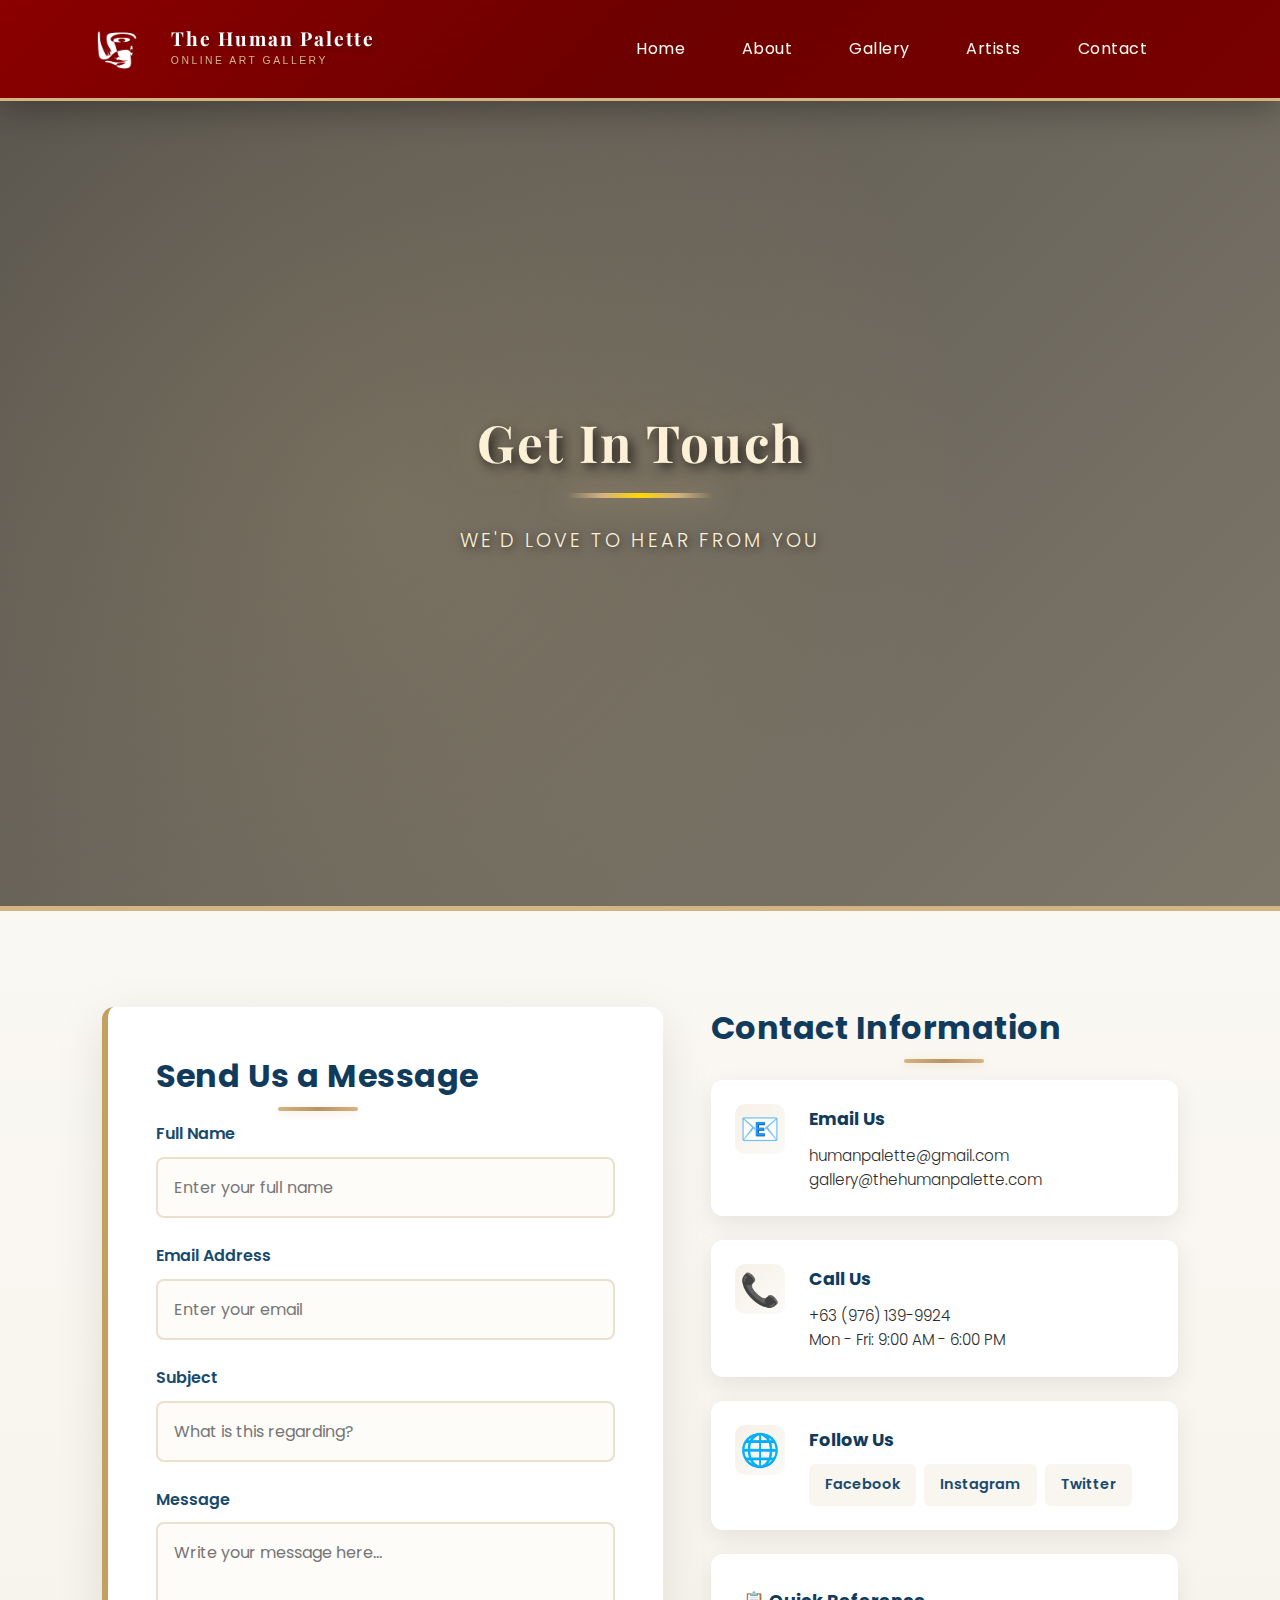
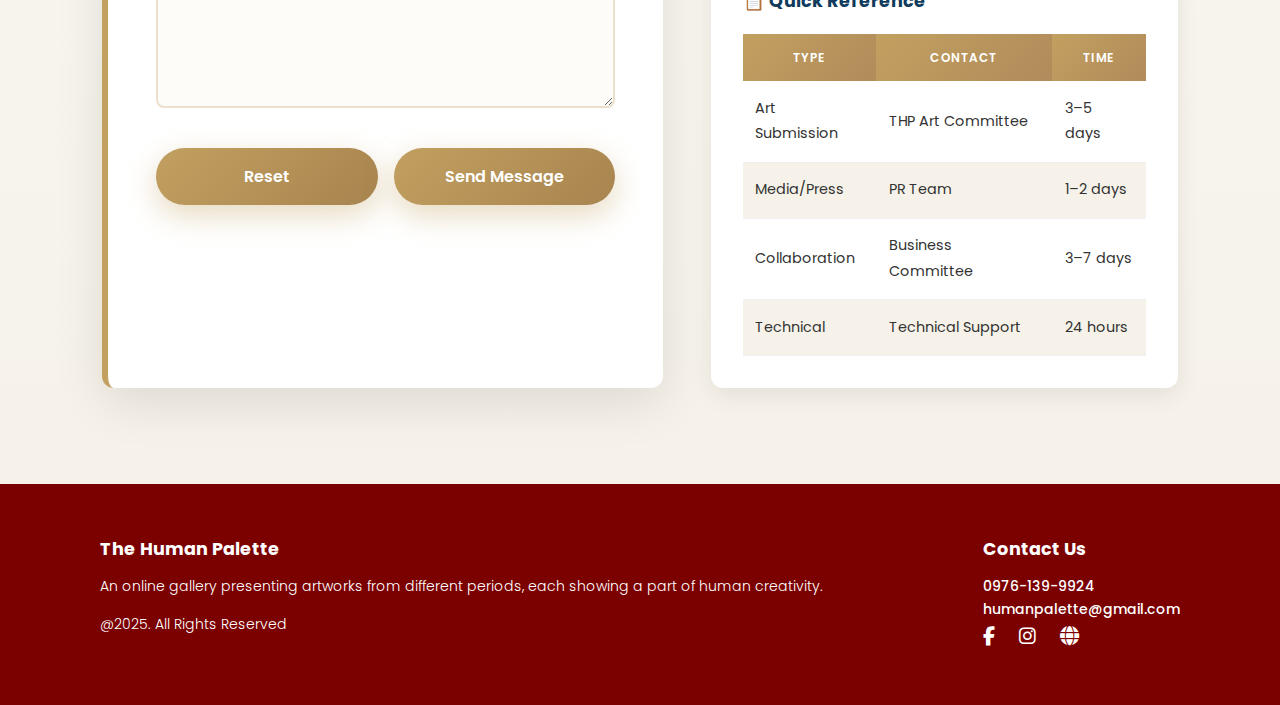
<file: contact.html>
<!DOCTYPE html>
<html lang="en">
<head>
  <meta charset="UTF-8">
  <meta name="viewport" content="width=device-width, initial-scale=1.0">
  <title>Contact - The Human Palette</title>
 <link rel="stylesheet" href="stylesheet.css"> <!-- EXTERNAL CSS -->
  <link rel="stylesheet" href="responsive.css"> <!-- RESPONSIVENESS STYLESHEET CSS -->
  <link rel="stylesheet" href="https://cdnjs.cloudflare.com/ajax/libs/font-awesome/6.6.0/css/all.min.css">
  <link href="https://fonts.googleapis.com/css2?family=Poppins:wght@400;600;700&family=Playfair+Display:wght@700&display=swap" rel="stylesheet">
  <link rel="apple-touch-icon" sizes="180x180" href="media/apple-touch-icon.png">
  <link rel="icon" type="image/png" sizes="32x32" href="media/favicon-32x32.png">
  <link rel="icon" type="image/png" sizes="16x16" href="media/favicon-16x16.png">
  <link rel="shortcut icon" href="media/favicon.ico" type="image/x-icon">
</head>
<body>

  <!-- Header -->
  <header>
     <div class="nav-container">
    <!-- Logo -->
    <div class="logo">
      <a href="home.html" class="logo">
        <div class="logo-img-wrapper">
          <img src="media/thp_logo.png" alt="The Human Palette Logo" class="logo-img">
        </div>
        <div class="logo-text-wrapper">
          <span class="logo-text-main">The Human Palette</span>
          <span class="logo-text-sub">Online Art Gallery</span>
        </div>
      </a>
    </div>
    <div class="menu-toggle" id="mobile-menu">
        <i class="fa-solid fa-bars"></i>
      </div>
      <nav>
        <ul class="nav-links">
          <li><a href="index.html">Home</a></li>
          <li><a href="about.html">About</a></li>
          <li><a href="gallery.html">Gallery</a></li>
          <li><a href="artist.html">Artists</a></li>
          <li><a href="contact.html">Contact</a></li>
        </ul>
      </nav>
    </div>
  </header>

  <!-- Hero -->
  <section class="hero">
    <div class="hero-text">
      <h1>Get In Touch</h1>
      <div class="underline"></div>
      <p>We'd love to hear from you</p>
    </div>
  </section>

  <!-- CONTACT CONTENT -->
  <section class="contact-section">
    <div class="contact-container">
      
      <!-- Contact Form -->
      <div class="contact-form-wrapper">
        <h2>Send Us a Message</h2>
        <form class="contact-form">
          <div class="form-group">
            <label for="name">Full Name</label>
            <input type="text" id="name" name="name" placeholder="Enter your full name" required>
          </div>
          
          <div class="form-group">
            <label for="email">Email Address</label>
            <input type="email" id="email" name="email" placeholder="Enter your email" required>
          </div>
          
          <div class="form-group">
            <label for="subject">Subject</label>
            <input type="text" id="subject" name="subject" placeholder="What is this regarding?" required>
          </div>
          
          <div class="form-group">
            <label for="message">Message</label>
            <textarea id="message" name="message" rows="6" placeholder="Write your message here..." required></textarea>
          </div>
          
          <div class="form-buttons">
          <button type="reset" class="reset-btn">Reset</button>
          <button type="submit" class="submit-btn">Send Message</button>
          </div>
        </form>
      </div>

      <!-- Contact Info Sidebar -->
      <div class="contact-info-wrapper">
        <h2>Contact Information</h2>

        <div class="info-card">
          <div class="info-icon">📧</div>
          <div class="info-content">
            <h4>Email Us</h4>
            <p>humanpalette@gmail.com<br>gallery@thehumanpalette.com</p>
          </div>
        </div>

        <div class="info-card">
          <div class="info-icon">📞</div>
          <div class="info-content">
            <h4>Call Us</h4>
            <p>+63 (976) 139-9924<br>Mon - Fri: 9:00 AM - 6:00 PM</p>
          </div>
        </div>

        <div class="info-card">
          <div class="info-icon">🌐</div>
          <div class="info-content">
            <h4>Follow Us</h4>
            <div class="social-links">
              <a href="www.facebook.com/christructure" class="social-link">Facebook</a>
              <a href="https://www.instagram.com/thumanpalette/" class="social-link">Instagram</a>
              <a href="https://sofiademesa.github.io/art-gallery/" class="social-link">Twitter</a>
            </div>
          </div>
        </div>

        <!-- Inquiry Table integrated as card -->
        <div class="inquiry-card">
          <h4>📋 Quick Reference</h4>
          <table class="inquiry-table">
            <thead>
              <tr>
                <th>Type</th>
                <th>Contact</th>
                <th>Time</th>
              </tr>
            </thead>
            <tbody>
              <tr>
                <td>Art Submission</td>
                <td>THP Art Committee</td>
                <td>3–5 days</td>
              </tr>
              <tr>
                <td>Media/Press</td>
                <td>PR Team</td>
                <td>1–2 days</td>
              </tr>
              <tr>
                <td>Collaboration</td>
                <td>Business Committee</td>
                <td>3–7 days</td>
              </tr>
              <tr>
                <td>Technical</td>
                <td>Technical Support</td>
                <td>24 hours</td>
              </tr>
            </tbody>
          </table>
        </div>

      </div>
    </div>
  </section>

  <!-- FOOTER -->
  <footer>
    <div class="footer-left">
      <h4>The Human Palette</h4>
      <p>An online gallery presenting artworks from different periods, each showing a part of human creativity.</p>
      <p class="copy">@2025. All Rights Reserved</p>
    </div>
    
    <div class="footer-right">
      <h4>Contact Us</h4>
      <p><a href="tel:+639761399924">0976-139-9924</a></p>
      <p><a href="mailto:humanpalette@gmail.com">humanpalette@gmail.com</a></p>
      <div class="socials">
        <a href="www.facebook.com/christructure" target="_blank"><i class="fa-brands fa-facebook-f"></i></a>
        <a href="https://www.instagram.com/thumanpalette/" target="_blank"><i class="fa-brands fa-instagram"></i></a>
        <a href="https://sofiademesa.github.io/art-gallery/" target="_blank"><i class="fa-solid fa-globe"></i></a>
      </div>
  </footer>

  <script>
    const menuToggle = document.getElementById('mobile-menu');
    const nav = document.querySelector('nav');
    const icon = menuToggle.querySelector('i');

    menuToggle.addEventListener('click', () => {
      nav.classList.toggle('active');
      document.body.classList.toggle('menu-open');

      if (nav.classList.contains('active')) {
        icon.classList.remove('fa-bars');
        icon.classList.add('fa-xmark');
      } else {
        icon.classList.add('fa-bars');
        icon.classList.remove('fa-xmark');
      }
    });
  </script>
</body>
</html>
</file>
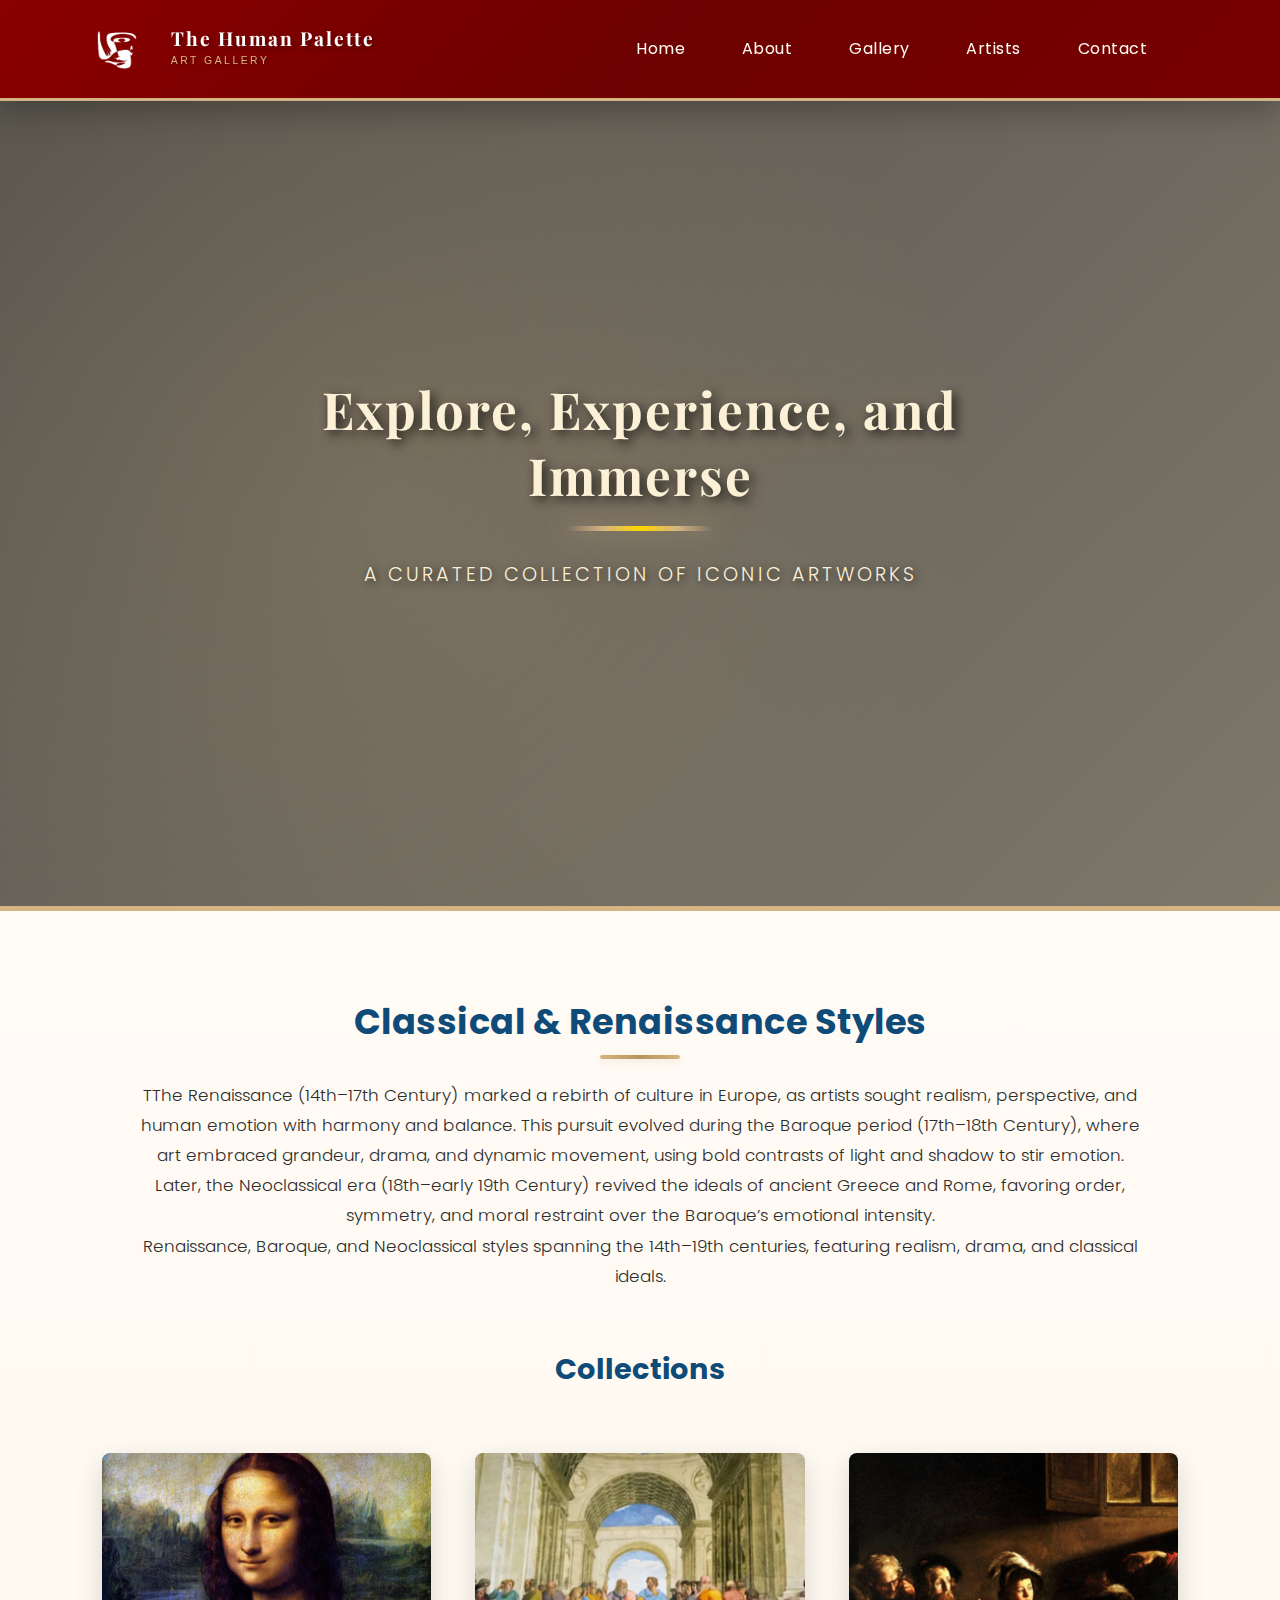
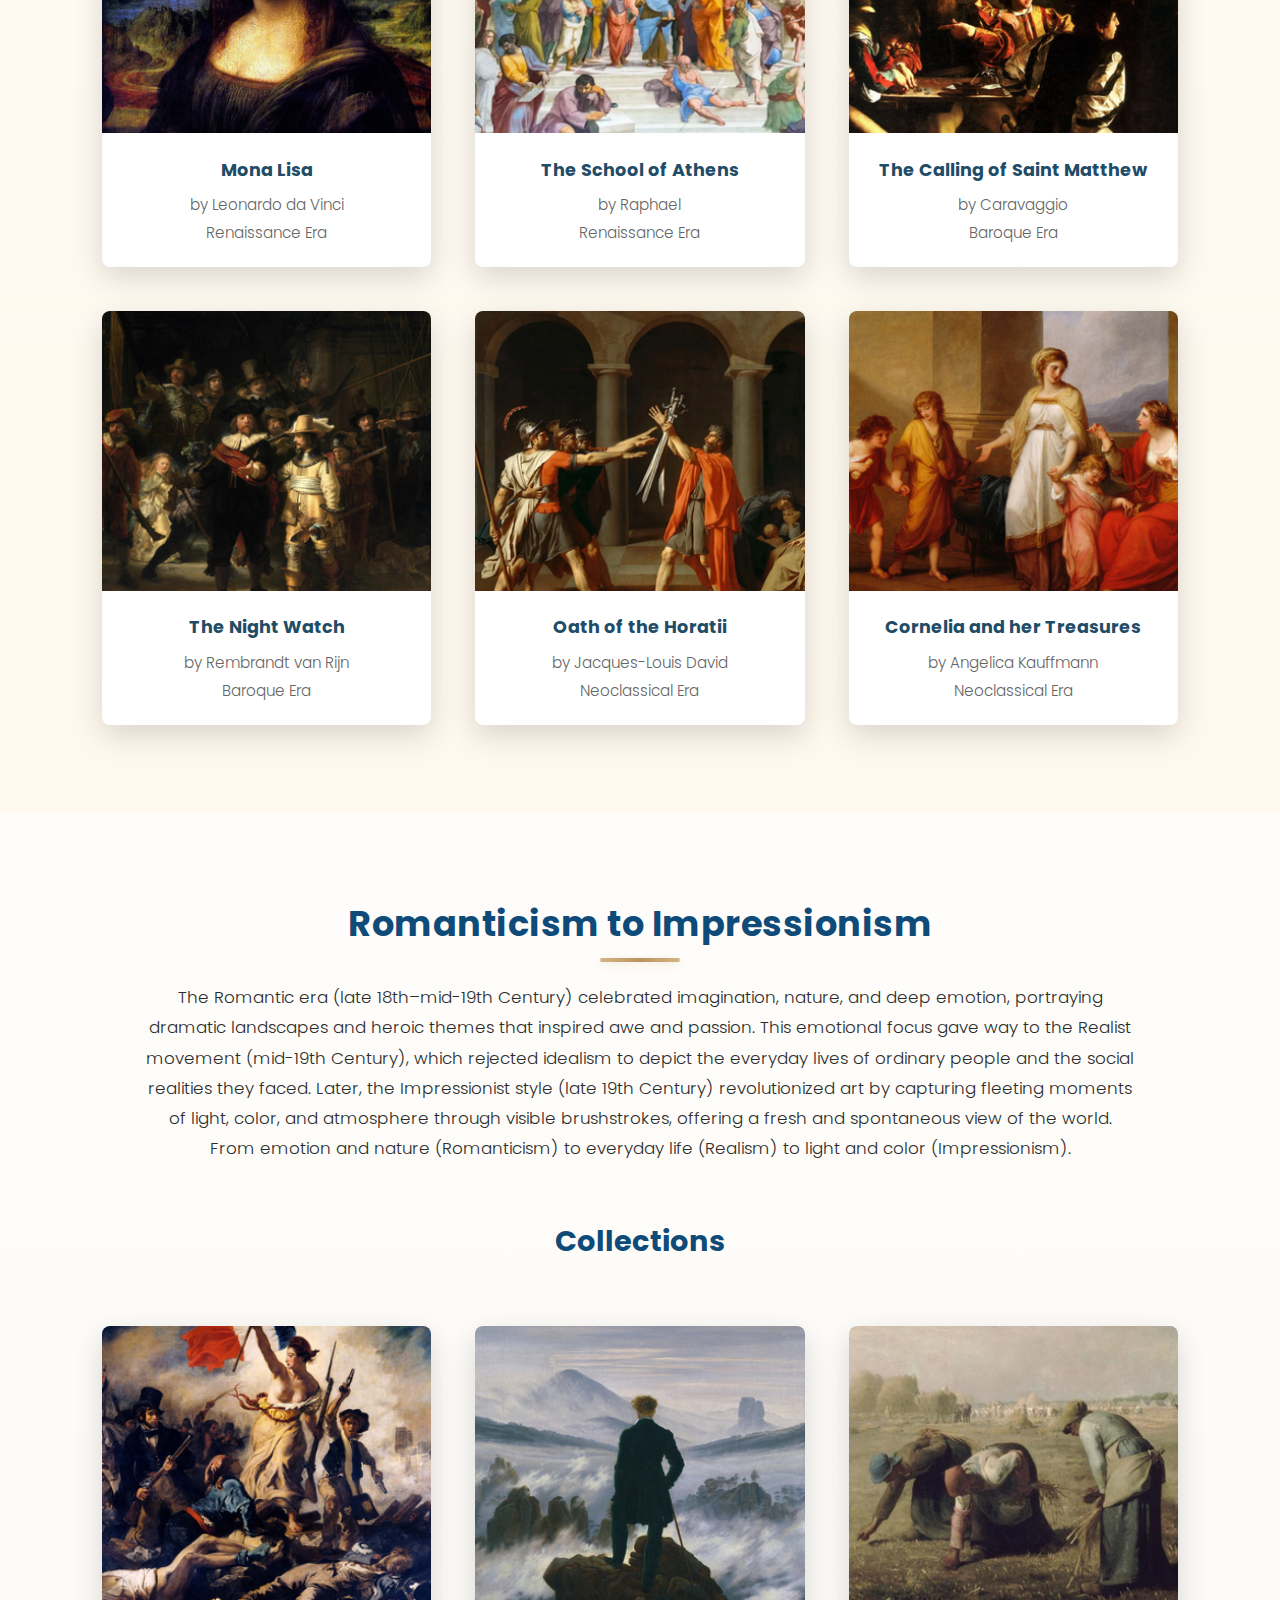
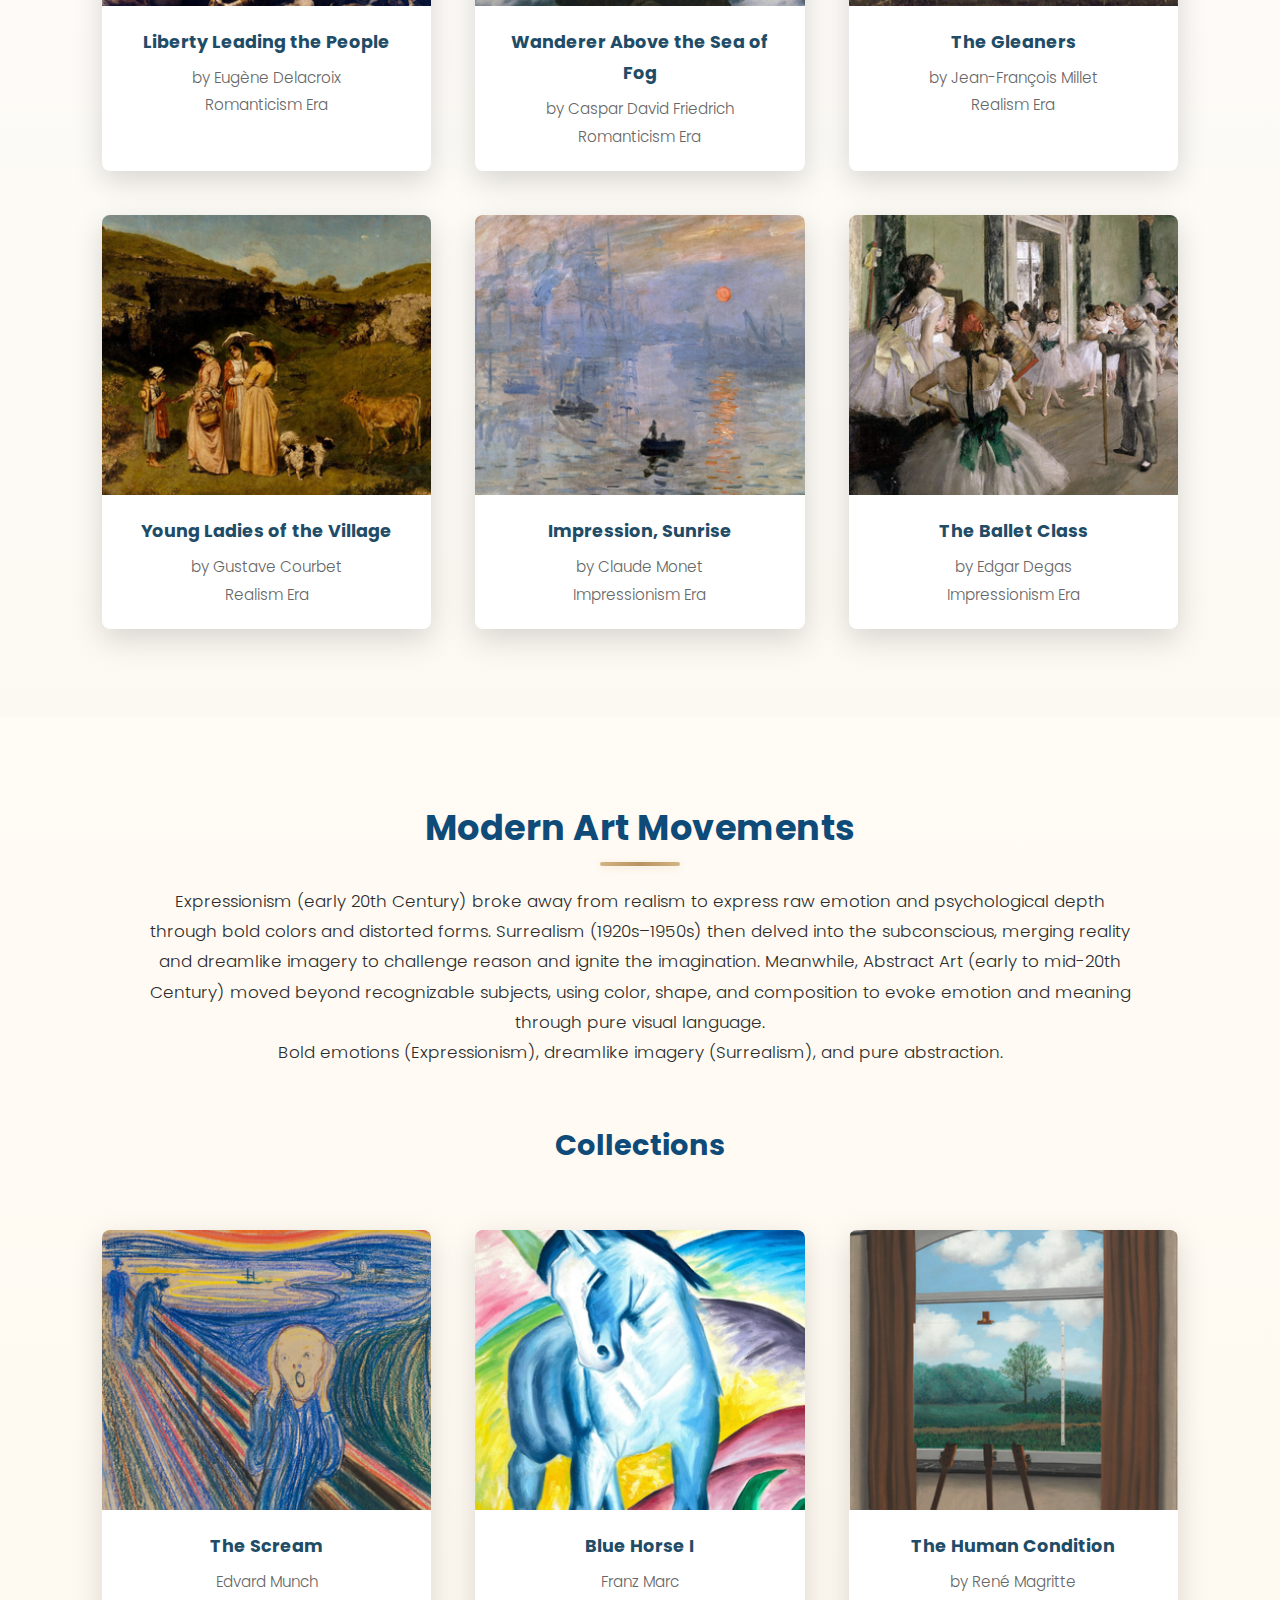
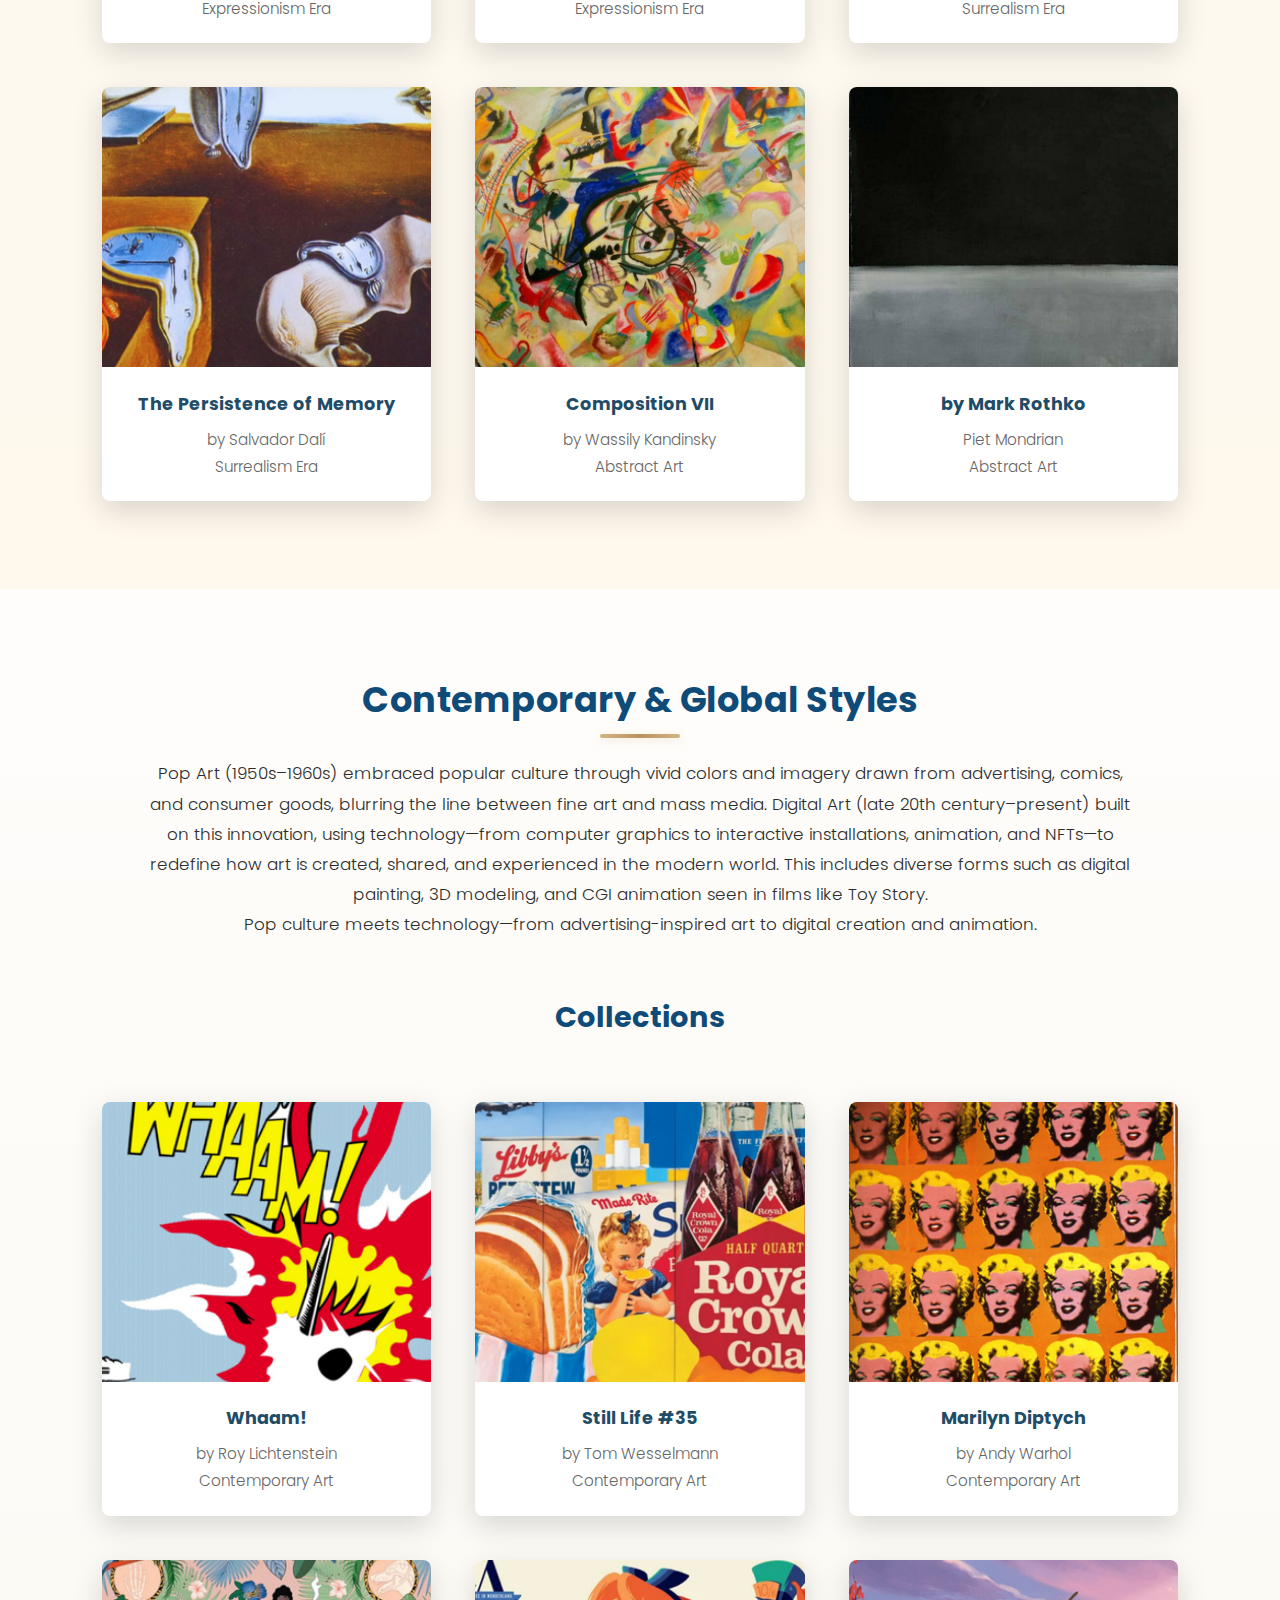
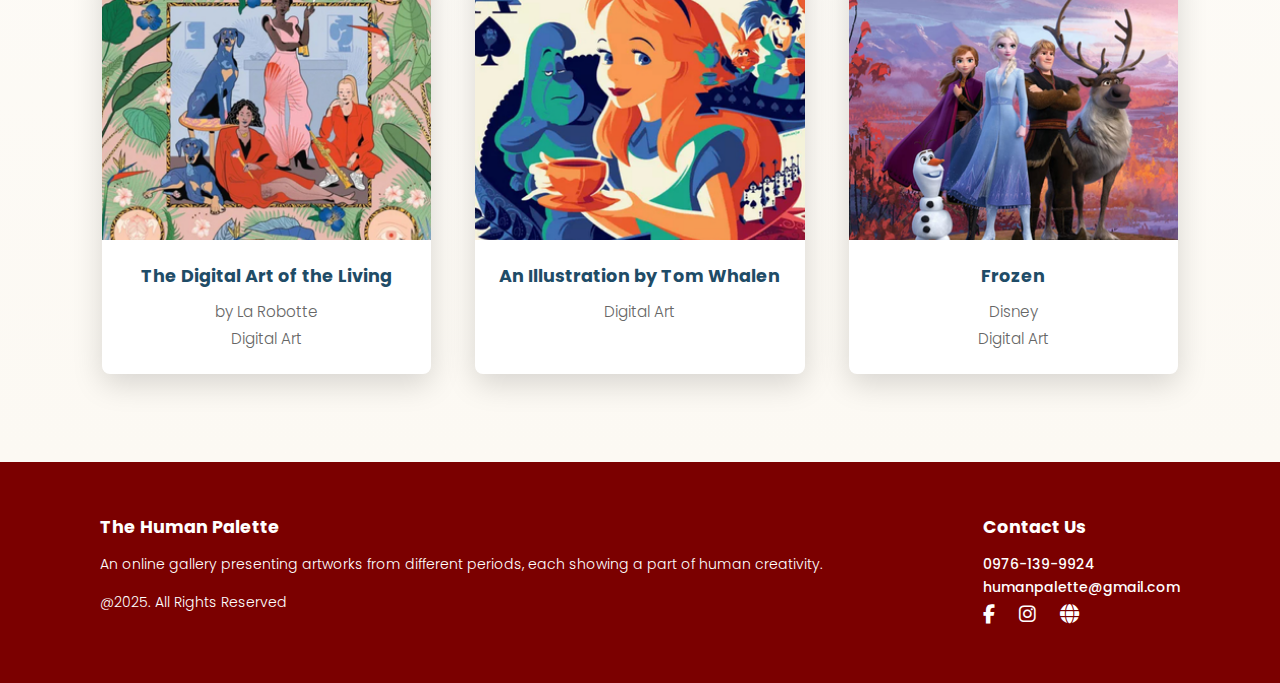
<file: gallery.html>
<!DOCTYPE html>
<html lang="en">
<head>
  <meta charset="UTF-8">
  <meta name="viewport" content="width=device-width, initial-scale=1.0">
  <title>Gallery - The Human Palette</title>
    <link rel="stylesheet" href="https://cdnjs.cloudflare.com/ajax/libs/font-awesome/6.6.0/css/all.min.css">
  <link href="https://fonts.googleapis.com/css2?family=Playfair+Display:wght@400;700&family=Poppins:wght@300;400;600;700&display=swap" rel="stylesheet">
   <link rel="stylesheet" href="stylesheet.css"> <!-- EXTERNAL CSS -->
  <link rel="stylesheet" href="responsive.css"> <!-- RESPONSIVENESS STYLESHEET CSS -->
  <link rel="apple-touch-icon" sizes="180x180" href="media/apple-touch-icon.png">
  <link rel="icon" type="image/png" sizes="32x32" href="media/favicon-32x32.png">
  <link rel="icon" type="image/png" sizes="16x16" href="media/favicon-16x16.png">
  <link rel="shortcut icon" href="media/favicon.ico" type="image/x-icon">
</head>
<body>

<header>
    <div class="nav-container">
    <!-- Logo -->
    <div class="logo">
      <a href="index.html" class="logo">
        <div class="logo-img-wrapper">
          <img src="media/thp_logo.png" alt="The Human Palette Logo" class="logo-img">
        </div>
        <div class="logo-text-wrapper">
          <span class="logo-text-main">The Human Palette</span>
          <span class="logo-text-sub">Art Gallery</span>
        </div>
      </a>
    </div>

    <!-- Hamburger Icon -->
    <div class="menu-toggle" id="mobile-menu">
      <i class="fa-solid fa-bars"></i>
    </div>

    <!-- Navigation -->
    <nav>
      <ul class="nav-links">
        <li><a href="index.html">Home</a></li>
        <li><a href="about.html">About</a></li>
        <li><a href="gallery.html">Gallery</a></li>
        <li><a href="artist.html">Artists</a></li>
        <li><a href="contact.html">Contact</a></li>
      </ul>
    </nav>
  </div>
</header>

  <!-- Hero -->
  <section class="hero">
    <div class="hero-text">
      <h1>Explore, Experience, and Immerse</h1>
      <div class="underline"></div>
      <p>A Curated Collection of Iconic Artworks</p>
    </div>
  </section>

  <!-- ERA 1: CLASSICAL & RENAISSANCE -->
  <section class="era-section">
    <div class="era-header">
      <h2>Classical & Renaissance Styles</h2>

      <!-- Full description for desktop -->
      <p class="era-description-full">TThe Renaissance (14th–17th Century) marked a rebirth of culture in Europe, as artists sought realism, perspective, and human emotion with harmony and balance. This pursuit evolved during the Baroque period (17th–18th Century), where art embraced grandeur, drama, and dynamic movement, using bold contrasts of light and shadow to stir emotion. Later, the Neoclassical era (18th–early 19th Century) revived the ideals of ancient Greece and Rome, favoring order, symmetry, and moral restraint over the Baroque’s emotional intensity.</p>

      <!-- Condensed description for mobile -->
      <p class="era-description-mobile">Renaissance, Baroque, and Neoclassical styles spanning the 14th–19th centuries, featuring realism, drama, and classical ideals.</p>

    </div>
    
    <h3 class="collections-title">Collections</h3>
    <div class="collections-grid">
      <div class="collection-card">
        <img src="images/gallery images/Mona Lisa.png" alt="Mona Lisa">
        <div class="collection-info">
          <h4>Mona Lisa</h4>
          <p>by Leonardo da Vinci</p>
          <p>Renaissance Era</p>
        </div>
      </div>
      
      <div class="collection-card">
        <img src="images/gallery images/The School of Athens.png" alt="The School of Athens">
        <div class="collection-info">
          <h4>The School of Athens</h4>
          <p>by Raphael</p>
          <p>Renaissance Era</p>
        </div>
      </div>
      
      <div class="collection-card">
        <img src="images/gallery images/The Calling of Saint Matthew.png" alt="The Calling of Saint Matthew">
        <div class="collection-info">
          <h4>The Calling of Saint Matthew</h4>
          <p>by Caravaggio</p>
          <p>Baroque Era</p>
        </div>
      </div>
      
      <div class="collection-card">
        <img src="images/gallery images/The Night Watch.png" alt="The Night Watch">
        <div class="collection-info">
          <h4>The Night Watch</h4>
          <p>by Rembrandt van Rijn</p>
          <p>Baroque Era</p>
        </div>
      </div>
      
      <div class="collection-card">
        <img src="images/gallery images/Oath of the Horatii.png" alt="Oath of the Horatii">
        <div class="collection-info">
          <h4>Oath of the Horatii</h4>
          <p>by Jacques-Louis David</p>
          <p>Neoclassical Era</p>
        </div>
      </div>
      
      <div class="collection-card">
        <img src="images/gallery images/Cornelia and her Treasures.png" alt="Cornelia and her Treasures">
        <div class="collection-info">
          <h4>Cornelia and her Treasures</h4>
          <p>by Angelica Kauffmann</p>
          <p>Neoclassical Era</p>
        </div>
      </div>
    </div>
  </section>

  <!-- ERA 2: ROMANTICISM TO IMPRESSIONISM -->
  <section class="era-section">
    <div class="era-header">
      <h2>Romanticism to Impressionism</h2>

      <!-- Full description for desktop -->
      <p class="era-description-full">The Romantic era (late 18th–mid-19th Century) celebrated imagination, nature, and deep emotion, portraying dramatic landscapes and heroic themes that inspired awe and passion. This emotional focus gave way to the Realist movement (mid-19th Century), which rejected idealism to depict the everyday lives of ordinary people and the social realities they faced. Later, the Impressionist style (late 19th Century) revolutionized art by capturing fleeting moments of light, color, and atmosphere through visible brushstrokes, offering a fresh and spontaneous view of the world.</p>

       <!-- Condensed description for mobile -->
      <p class="era-description-mobile">From emotion and nature (Romanticism) to everyday life (Realism) to light and color (Impressionism).</p>

    </div>
    
    <h3 class="collections-title">Collections</h3>
    <div class="collections-grid">
      <div class="collection-card">
        <img src="images/gallery images/Liberty Leading the People.png" alt="Liberty Leading the People">
        <div class="collection-info">
          <h4>Liberty Leading the People</h4>
          <p>by Eugène Delacroix</p>
          <p>Romanticism Era</p>
        </div>
      </div>
      
      <div class="collection-card">
        <img src="images/gallery images/Wanderer Above the Sea of Fog.png" alt="Wanderer Above the Sea of Fog">
        <div class="collection-info">
          <h4>Wanderer Above the Sea of Fog</h4>
          <p>by Caspar David Friedrich</p>
          <p>Romanticism Era</p>
        </div>
      </div>
      
      <div class="collection-card">
        <img src="images/gallery images/Gleaners.png" alt="The Gleaners">
        <div class="collection-info">
          <h4>The Gleaners</h4>
          <p>by Jean-François Millet</p>
          <p>Realism Era</p>
        </div>
      </div>
      
      <div class="collection-card">
        <img src="images/gallery images/Young Ladies of the Village.png" alt="Young Ladies of the Village">
        <div class="collection-info">
          <h4>Young Ladies of the Village</h4>
          <p>by Gustave Courbet</p>
          <p>Realism Era</p>
        </div>
      </div>
      
      <div class="collection-card">
        <img src="images/gallery images/Impression, Sunrise.png" alt="Impression Sunrise">
        <div class="collection-info">
          <h4>Impression, Sunrise</h4>
          <p>by Claude Monet</p>
          <p>Impressionism Era</p>
        </div>
      </div>
      
      <div class="collection-card">
        <img src="images/gallery images/The Ballet Class.png" alt="The Ballet Class">
        <div class="collection-info">
          <h4>The Ballet Class</h4>
          <p>by Edgar Degas</p>
          <p>Impressionism Era</p>
        </div>
      </div>
    </div>
  </section>

  <!-- ERA 3: MODERN ART MOVEMENTS -->
  <section class="era-section">
    <div class="era-header">
      <h2>Modern Art Movements</h2>

      <!-- Full description for desktop -->
      <p class="era-description-full">Expressionism (early 20th Century) broke away from realism to express raw emotion and psychological depth through bold colors and distorted forms. Surrealism (1920s–1950s) then delved into the subconscious, merging reality and dreamlike imagery to challenge reason and ignite the imagination. Meanwhile, Abstract Art (early to mid-20th Century) moved beyond recognizable subjects, using color, shape, and composition to evoke emotion and meaning through pure visual language.</p>

      <!-- Condensed description for mobile -->
      <p class="era-description-mobile">Bold emotions (Expressionism), dreamlike imagery (Surrealism), and pure abstraction.</p>

    </div>
    
    <h3 class="collections-title">Collections</h3>
    <div class="collections-grid">
      <div class="collection-card">
        <img src="images/gallery images/The Scream.png" alt="The Scream">
        <div class="collection-info">
          <h4>The Scream</h4>
          <p>Edvard Munch</p>
          <p>Expressionism Era</p>
        </div>
      </div>
      
      <div class="collection-card">
        <img src="images/gallery images/Blue Horse I.png" alt="Blue Horse I">
        <div class="collection-info">
          <h4>Blue Horse I</h4>
          <p>Franz Marc</p>
          <p>Expressionism Era</p>
        </div>
      </div>
      
      <div class="collection-card">
        <img src="images/gallery images/The Human Condition.png" alt="The Human Condition">
        <div class="collection-info">
          <h4>The Human Condition</h4>
          <p>by René Magritte</p>
          <p>Surrealism Era</p>
        </div>
      </div>
      
      <div class="collection-card">
        <img src="images/gallery images/Persistence of Memory.png" alt="The Persistence of Memory">
        <div class="collection-info">
          <h4>The Persistence of Memory</h4>
          <p>by Salvador Dalí</p>
          <p>Surrealism Era</p>
        </div>
      </div>
      
      <div class="collection-card">
        <img src="images/gallery images/Composition VII .png" alt="Composition VII">
        <div class="collection-info">
          <h4>Composition VII</h4>
          <p>by Wassily Kandinsky</p>
          <p>Abstract Art</p>
        </div>
      </div>
      
      <div class="collection-card">
        <img src="images/gallery images/Untitled, Black on Gray.png" alt="Untitled (Black on Gray)">
        <div class="collection-info">
          <h4>by Mark Rothko</h4>
          <p>Piet Mondrian</p>
          <p>Abstract Art</p>
        </div>
      </div>
    </div>
  </section>

  <!-- ERA 4: CONTEMPORARY & GLOBAL STYLES -->
  <section class="era-section">
    <div class="gallery-blue">
    <div class="era-header">
      <h2>Contemporary & Global Styles</h2>
      
      <!-- Full description for desktop -->
      <p class="era-description-full">Pop Art (1950s–1960s) embraced popular culture through vivid colors and imagery drawn from advertising, comics, and consumer goods, blurring the line between fine art and mass media. Digital Art (late 20th century–present) built on this innovation, using technology—from computer graphics to interactive installations, animation, and NFTs—to redefine how art is created, shared, and experienced in the modern world. This includes diverse forms such as digital painting, 3D modeling, and CGI animation seen in films like Toy Story.</p>

      <!-- Condensed description for mobile -->
      <p class="era-description-mobile">Pop culture meets technology—from advertising-inspired art to digital creation and animation.</p>

    </div>
    
    <h3 class="collections-title">Collections</h3>
    <div class="collections-grid">
      <div class="collection-card">
        <img src="images/gallery images/Whaam.png" alt="Whaam!">
        <div class="collection-info">
          <h4>Whaam!</h4>
          <p>by Roy Lichtenstein</p>
          <p>Contemporary Art</p>
        </div>
      </div>
      
      <div class="collection-card">
        <img src="images/gallery images/Still Life.png" alt="Still Life #35">
        <div class="collection-info">
          <h4>Still Life #35</h4>
          <p>by Tom Wesselmann</p>
          <p>Contemporary Art</p>
        </div>
      </div>
      
      <div class="collection-card">
        <img src="images/gallery images/Marilyn Diptych.png" alt="Marilyn Diptych">
        <div class="collection-info">
          <h4>Marilyn Diptych</h4>
          <p>by Andy Warhol</p>
          <p>Contemporary Art</p>
        </div>
      </div>
      
      <div class="collection-card">
        <img src="images/gallery images/The Digital Art of the Living.png" alt="The Digital Art of the Living">
        <div class="collection-info">
          <h4>The Digital Art of the Living</h4>
          <p>by La Robotte</p>
          <p>Digital Art</p>
        </div>
      </div>
      
      <div class="collection-card">
        <img src="images/gallery images/An Illustration by Tom Whalen.png" alt="An Illustration by Tom Whalen">
        <div class="collection-info">
          <h4>An Illustration by Tom Whalen</h4>
          <p>Digital Art</p>
        </div>
      </div>
      
      <div class="collection-card">
        <img src="images/gallery images/Frozen.png" alt="Frozen">
        <div class="collection-info">
          <h4>Frozen</h4>
          <p>Disney</p>
          <p>Digital Art</p>
        </div>
      </div>
      </div>
    </div>
  </section>

 <!-- FOOTER -->
  <footer>
    <div class="footer-left">
      <h4>The Human Palette</h4>
      <p>An online gallery presenting artworks from different periods, each showing a part of human creativity.</p>
      <p class="copy">@2025. All Rights Reserved</p>
    </div>
    
    <div class="footer-right">
      <h4>Contact Us</h4>
      <p><a href="tel:+639761399924">0976-139-9924</a></p>
      <p><a href="mailto:humanpalette@gmail.com">humanpalette@gmail.com</a></p>
      <div class="socials">
        <a href="www.facebook.com/christructure" target="_blank"><i class="fa-brands fa-facebook-f"></i></a>
        <a href="https://www.instagram.com/thumanpalette/" target="_blank"><i class="fa-brands fa-instagram"></i></a>
        <a href="https://sofiademesa.github.io/art-gallery/" target="_blank"><i class="fa-solid fa-globe"></i></a>
      </div>
  </footer>

<script>
  const menuToggle = document.getElementById('mobile-menu');
  const nav = document.querySelector('nav');
  const icon = menuToggle.querySelector('i');

  menuToggle.addEventListener('click', () => {
    nav.classList.toggle('active');
    document.body.classList.toggle('menu-open');

    // Toggle icons
    if (nav.classList.contains('active')) {
      icon.classList.remove('fa-bars');
      icon.classList.add('fa-xmark');
    } else {
      icon.classList.add('fa-bars');
      icon.classList.remove('fa-xmark');
    }
  });
</script>
</body>
</html>
</file>
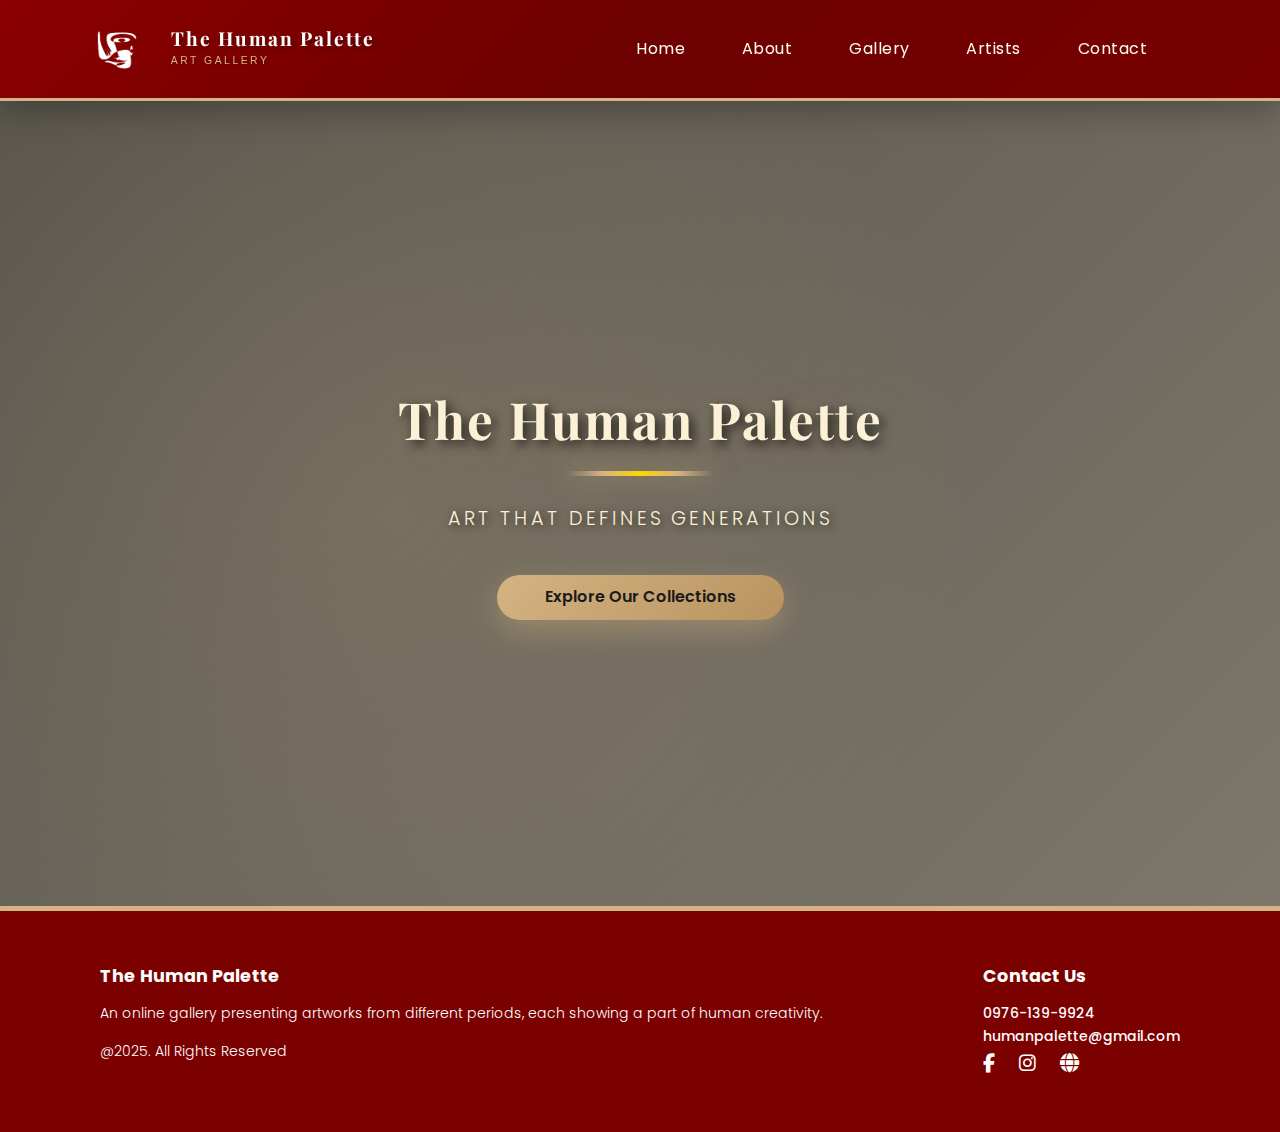
<file: template.html>
<!DOCTYPE html>
<html lang="en">
<head>
  <meta charset="UTF-8" />
  <meta name="viewport" content="width=device-width, initial-scale=1.0" />
  <title>The Human Palette</title>
   <link rel="stylesheet" href="stylesheet.css"> <!-- EXTERNAL CSS -->
  <link rel="stylesheet" href="responsive.css"> <!-- RESPONSIVENESS STYLESHEET CSS -->
  <link rel="stylesheet" href="https://cdnjs.cloudflare.com/ajax/libs/font-awesome/6.6.0/css/all.min.css">
  <link href="https://fonts.googleapis.com/css2?family=Playfair+Display:wght@400;600;700&family=Poppins:wght@300;400;500;600&display=swap" rel="stylesheet">
  <link rel="apple-touch-icon" sizes="180x180" href="media/apple-touch-icon.png">
  <link rel="icon" type="image/png" sizes="32x32" href="media/favicon-32x32.png">
  <link rel="icon" type="image/png" sizes="16x16" href="media/favicon-16x16.png">
  <link rel="shortcut icon" href="media/favicon.ico" type="image/x-icon">
</head>
<body>

  <!-- Header -->
<header>
  <div class="nav-container">
    <!-- Logo -->
    <div class="logo">
      <a href="home.html" class="logo">
        <div class="logo-img-wrapper">
          <img src="media/thp_logo.png" alt="The Human Palette Logo" class="logo-img">
        </div>
        <div class="logo-text-wrapper">
          <span class="logo-text-main">The Human Palette</span>
          <span class="logo-text-sub">Art Gallery</span>
        </div>
      </a>
    </div>

    <!-- Hamburger Icon -->
    <div class="menu-toggle" id="mobile-menu">
      <i class="fa-solid fa-bars"></i>
    </div>

    <!-- Navigation -->
    <nav>
      <ul class="nav-links">
        <li><a href="index.html">Home</a></li>
        <li><a href="about.html">About</a></li>
        <li><a href="gallery.html">Gallery</a></li>
        <li><a href="artist.html">Artists</a></li>
        <li><a href="contact.html">Contact</a></li>
      </ul>
    </nav>
  </div>
</header>

  <!-- Hero -->
  <section class="hero">
    <div class="hero-text">
      <h1>The Human Palette</h1>
      <div class="underline"></div>
      <p>Art that defines generations</p>
      <a href="gallery.html" class="cta-button">Explore Our Collections</a>
    </div>
  </section>

  <!-- Footer -->
 <footer>
    <div class="footer-left">
      <h4>The Human Palette</h4>
      <p>An online gallery presenting artworks from different periods, each showing a part of human creativity.</p>
      <p class="copy">@2025. All Rights Reserved</p>
    </div>
   
    <div class="footer-right">
      <h4>Contact Us</h4>
      <p><a href="tel:+639761399924">0976-139-9924</a></p>
      <p><a href="mailto:humanpalette@gmail.com">humanpalette@gmail.com</a></p>
      <div class="socials">
        <a href="www.facebook.com/christructure" target="_blank"><i class="fa-brands fa-facebook-f"></i></a>
        <a href="https://www.instagram.com/thumanpalette/" target="_blank"><i class="fa-brands fa-instagram"></i></a>
        <a href="https://sofiademesa.github.io/art-gallery/" target="_blank"><i class="fa-solid fa-globe"></i></a>
      </div>
  </footer>
  
<script>
  const menuToggle = document.getElementById('mobile-menu');
  const nav = document.querySelector('nav');
  const icon = menuToggle.querySelector('i');

  menuToggle.addEventListener('click', () => {
    nav.classList.toggle('active');
    document.body.classList.toggle('menu-open');

    // Toggle icons
    if (nav.classList.contains('active')) {
      icon.classList.remove('fa-bars');
      icon.classList.add('fa-xmark');
    } else {
      icon.classList.add('fa-bars');
      icon.classList.remove('fa-xmark');
    }
  });
</script>

</body>
</html>
</file>
<file: stylesheet.css>
/* ========================================== BASE ============================================ */
* {
  margin: 0;
  padding: 0;
  box-sizing: border-box;
}

body {
  font-family: "Poppins", sans-serif;
  background: #FCF0D6;
  color: #1a1a1a;
  line-height: 1.8;
  font-size: 1.1rem;
  overflow-x: hidden;
}

h1, h2 {
  font-family: "Poppins", serif;
  color: #1f4c67;
  letter-spacing: 0.5px;
  line-height: 1.3;
  font-weight: 700;
}

h1 { font-size: 2.5rem; }

h2 { 
  font-size: 2rem;
  position: relative;
  display: inline-block;
  margin-bottom: 0.5em;
}

h2::after {
  content: '';
  position: absolute;
  bottom: -15px;
  left: 50%;
  transform: translateX(-50%);
  width: 80px;
  height: 4px;
  background: linear-gradient(90deg, #d4b483 0%, #b8935f 50%, #d4b483 100%);
  border-radius: 2px;
  box-shadow: 0 2px 8px rgba(212, 180, 131, 0.3);
}

p {
  font-family: "Poppins", sans-serif;
  font-weight: 300;
}

/* =================================== HEADER & NAVIGATION =================================== */

header {
  background: linear-gradient(135deg, #8b0000 0%, #6d0000 50%, #780000 100%);
  color: #fff;
  padding: 0.5em 0;
  position: sticky;
  top: 0;
  z-index: 100;
  border-bottom: 3px solid #d4b483;
  box-shadow: 0 8px 32px rgba(0, 0, 0, 0.3);
}

.nav-container {
  width: 88%;
  max-width: 1600px;
  margin: auto;
  display: flex;
  justify-content: space-between;
  align-items: center;
}

.logo {
  display: inline-flex;
  align-items: center;
  gap: 14px;
  text-decoration: none;
  transition: transform 0.3s ease;
}

.logo:hover {
  transform: translateX(5px);
}

.logo-img-wrapper {
  width: 80px;
  height: 80px;
  border-radius: 12px;
  overflow: hidden;
  position: relative;
  flex-shrink: 0;
}

.logo:hover .logo-img-wrapper::before {
  opacity: 1;
}

.logo-img {
  width: 100%;
  height: 100%;
  object-fit: cover;
}

.logo-text-wrapper {
  display: flex;
  flex-direction: column;
}

.logo-text-main {
  font-family: "Playfair Display", serif;
  font-size: 1.2rem;
  letter-spacing: 2px;
  font-weight: 700;
  text-shadow: 3px 3px 6px rgba(0, 0, 0, 0.3);
  color: #fff;
  line-height: 1.2;
}

.logo-text-sub {
  font-family: "Montserrat", sans-serif;
  font-size: 0.65rem;
  font-weight: 400;
  color: #d4b483;
  letter-spacing: 2.5px;
  text-transform: uppercase;
  margin-top: 2px;
  text-shadow: 2px 2px 4px rgba(0, 0, 0, 0.3);
}

nav ul {
  list-style: none;
  display: flex;
  gap: 0.5em;
}

nav a {
  color: #fffaf0;
  text-decoration: none;
  font-weight: 400;
  font-size: 1rem;
  transition: all 0.3s ease;
  padding: 0.7em 1.5em;
  border-radius: 8px;
  letter-spacing: 0.5px;
}

nav a:hover {
  color: #d4b483;
  background: rgba(255, 255, 255, 0.1);
  box-shadow: 0 4px 12px rgba(212, 180, 131, 0.3);
}

/* =================================== HERO SECTION =================================== */

.hero {
  background: linear-gradient(135deg, rgba(20, 20, 20, 0.7) 0%, rgba(0, 0, 0, 0.5) 100%), 
              url("https://i.ibb.co/G3sMMh4J/Try.jpg") center/cover no-repeat;
  height: 90vh;
  display: flex;
  align-items: center;
  justify-content: center;
  text-align: center;
  position: relative;
  border-bottom: 5px solid #d4b483;
}

.hero-text h1 {
  font-family: "Playfair Display", serif;
  font-size: 3.2rem;
  color: #fcf0d6;
  margin-bottom: 0.3em;
  text-shadow: 4px 4px 12px rgba(0, 0, 0, 0.8), 0 0 40px rgba(212, 180, 131, 0.3);
  letter-spacing: 2px;
}

@keyframes glow {
  0%, 100% { text-shadow: 4px 4px 12px rgba(0, 0, 0, 0.8), 0 0 40px rgba(212, 180, 131, 0.5); }
  50% { text-shadow: 4px 4px 16px rgba(0, 0, 0, 0.9), 0 0 60px rgba(212, 180, 131, 0.8); }
}

.hero-text p {
  font-size: 0.5rem;
  color: #fcf0d6;
  font-weight: 300;
  letter-spacing: 3px;
  text-shadow: 2px 2px 8px rgba(0, 0, 0, 0.7);
  text-transform: uppercase;
}

.hero .hero-text {
  position: relative;
  z-index: 2;
  animation: fadeInUp 1.5s ease-out;
}

@keyframes fadeInUp {
  from {
    opacity: 0;
    transform: translateY(40px);
  }
  to {
    opacity: 1;
    transform: translateY(0);
  }
}

.hero::before {
  content: '';
  position: absolute;
  inset: 0;
  background: radial-gradient(circle at 30% 50%, rgba(212, 180, 131, 0.15), transparent 60%);
  animation: pulse 8s ease-in-out infinite;
}

@keyframes pulse {
  0%, 100% { opacity: 0.3; }
  50% { opacity: 0.6; }
}

.hero .hero-text p {
  font-size: 1.2rem;
  margin-bottom: 2em;
}

.underline {
  width: 150px;
  height: 5px;
  background: linear-gradient(90deg, transparent, #d4b483, #ffd700, #d4b483, transparent);
  margin: 1em auto 1.5em;
  border-radius: 3px;
  box-shadow: 0 0 25px rgba(212, 180, 131, 0.6);
}

.cta-button {
  display: inline-block;
  padding: 0.5em 3em;
  background: linear-gradient(135deg, #d4b483 0%, #b8935f 100%);
  color: #1a1a1a;
  text-decoration: none;
  border-radius: 50px;
  font-weight: 600;
  font-size: 1rem;
  box-shadow: 0 10px 30px rgba(212, 180, 131, 0.4);
  transition: all 0.3s ease;
  animation: fadeInUp 1.8s ease-out;
}

.cta-button:hover {
  transform: translateY(-5px);
  box-shadow: 0 15px 40px rgba(212, 180, 131, 0.6);
  background: linear-gradient(135deg, #b8935f 0%, #d4b483 100%);
}

/* ================================================================= HOME ================================================================ */

/* --------------------------------------------------------------- STATISTICS ----------------------------------------------------------- */

.stats-section {
   background-image:
    linear-gradient(180deg, rgba(16, 44, 78, 0.8), rgba(11, 32, 56, 0.9)),
    url("https://i.ibb.co/1fWWwp8V/arabesque.png");
  padding: 4em 8%;
  display: grid;
  grid-template-columns: repeat(4, 1fr);
  gap: 3em;
  box-shadow: inset 0 10px 30px rgba(0, 0, 0, 0.3);
}

.stat-card {
  text-align: center;
  color: white;
  padding: 2em;
  background: rgba(255, 255, 255, 0.05);
  border-radius: 12px;
  backdrop-filter: blur(10px);
  border: 2px solid rgba(212, 180, 131, 0.3);
  transition: all 0.3s ease;
}

.stat-card:hover {
  transform: translateY(-10px);
  background: rgba(255, 255, 255, 0.1);
  border-color: #d4b483;
  box-shadow: 0 15px 40px rgba(212, 180, 131, 0.3);
}

.stat-number {
  font-size: 3.5rem;
  font-weight: 700;
  color: #d4b483;
  font-family: "Playfair Display", serif;
  margin-bottom: 0.2em;
}

.stat-label {
  font-size: 1rem;
  text-transform: uppercase;
  letter-spacing: 2px;
  color: #fcf0d6;
}

/* --------------------------------------------------------------- PERIOD ----------------------------------------------------------- */
.featured-period {
  padding: 6em 8%;
  background: linear-gradient(180deg, #fefdfb 0%, #fcf9f3 100%);
  position: relative;
  overflow: hidden;
}

.featured-period::before {
  content: '';
  position: absolute;
  width: 400px;
  height: 400px;
  background: radial-gradient(circle, rgba(212, 180, 131, 0.1), transparent);
  top: -100px;
  right: -100px;
  border-radius: 50%;
}

.period-content {
  display: grid;
  grid-template-columns: 1fr 1fr;
  gap: 4em;
  align-items: center;
  max-width: 1400px;
  margin: 0 auto;
  position: relative;
  z-index: 1;
}

.period-text h2 {
  font-size: 2.8rem;
  color: #0e4b78;
  margin-bottom: 0.5em;
}

.period-highlight {
  color: #d4b483;
  font-style: italic;
}

.period-text p {
  font-size: 1.1rem;
  line-height: 1.9;
  color: #2c2c2c;
  margin-bottom: 1.5em;
}

.period-features {
  display: grid;
  grid-template-columns: 1fr 1fr;
  gap: 1.5em;
  margin-top: 2em;
}

.feature-item {
  background: white;
  padding: 1.5em;
  border-radius: 8px;
  box-shadow: 0 5px 20px rgba(0, 0, 0, 0.08);
  border-left: 4px solid #d4b483;
  transition: all 0.3s ease;
}

.feature-item:hover {
  transform: translateX(10px);
  box-shadow: 0 8px 30px rgba(0, 0, 0, 0.12);
}

.feature-item h4 {
  color: #0e4b78;
  margin-bottom: 0.5em;
  font-size: 1.1rem;
}

.feature-item p {
  font-size: 0.95rem;
  color: #666;
  margin: 0;
}

.period-gallery {
  display: grid;
  grid-template-columns: 1fr 1fr;
  gap: 1.5em;
}

.period-gallery img {
  width: 100%;
  height: 250px;
  object-fit: cover;
  border-radius: 8px;
  border: 6px solid #d4b483;
  box-shadow: 0 10px 30px rgba(0, 0, 0, 0.2);
  transition: all 0.4s ease;
}

.period-gallery img:hover {
  transform: scale(1.05) rotate(2deg);
  box-shadow: 0 15px 40px rgba(0, 0, 0, 0.3);
}

.period-gallery img:first-child {
  grid-column: span 2;
  height: 350px;
}

/* --------------------------------------------------------------- TIMELINE ----------------------------------------------------------- */
.timeline-section {
  padding: 6em 8%;
  background: linear-gradient(135deg, #0d2b3e 0%, #1a3a4f 100%);
  background-image:
    linear-gradient(180deg, rgba(16, 44, 78, 0.8), rgba(11, 32, 56, 0.9)),
    url("https://i.ibb.co/1fWWwp8V/arabesque.png");
  color: white;
  text-align: center;
}

.timeline-section h2 {
  font-size: 2.5rem;
  color: #fcf0d6;
  margin-bottom: 2em;
}

.timeline {
  position: relative;
  max-width: 1200px;
  margin: 3em auto;
}

.timeline::before {
  content: '';
  position: absolute;
  width: 4px;
  background: linear-gradient(180deg, #d4b483 0%, #b8935f 50%, #d4b483 100%);
  top: 0;
  bottom: 0;
  left: 50%;
  transform: translateX(-50%);
}

.timeline-item {
  display: flex;
  justify-content: space-between;
  align-items: center;
  margin-bottom: 3em;
  position: relative;
}

.timeline-item:nth-child(even) {
  flex-direction: row-reverse;
}

.timeline-content {
  width: 45%;
  background: rgba(255, 255, 255, 0.1);
  padding: 2em;
  border-radius: 12px;
  backdrop-filter: blur(10px);
  border: 2px solid rgba(212, 180, 131, 0.3);
  transition: all 0.3s ease;
}

.timeline-content:hover {
  background: rgba(255, 255, 255, 0.15);
  transform: scale(1.05);
  box-shadow: 0 15px 40px rgba(212, 180, 131, 0.3);
}

.timeline-date {
  font-size: 1.8rem;
  font-weight: 700;
  color: #d4b483;
  margin-bottom: 0.5em;
}

.timeline-title {
  font-size: 1.3rem;
  color: #fcf0d6;
  margin-bottom: 0.5em;
}

.timeline-desc {
  font-size: 0.95rem;
  color: #b8b8b8;
}

.timeline-dot {
  position: absolute;
  width: 20px;
  height: 20px;
  background: #d4b483;
  border-radius: 50%;
  left: 50%;
  transform: translateX(-50%);
  box-shadow: 0 0 0 4px #0d2b3e, 0 0 0 8px rgba(212, 180, 131, 0.3);
  z-index: 1;
}

/* --------------------------------------------------------------- SECTIONS ----------------------------------------------------------- */

.section {
  padding: 8em 4em;
  text-align: center;
  position: relative;
  background: linear-gradient(180deg, #fefdfb 0%, #fcf9f3 100%);
}

.section h2 {
  margin-bottom: 2em;
  color: #0e4b78;
}

.section p.intro {
  font-size: 1.1rem;
  line-height: 2;
  max-width: 900px;
  margin: 0 auto;
  color: #2c2c2c;
  padding: 0 3em;
}

/* --------------------------------------------------------------- EVOLUTION ----------------------------------------------------------- */

.gallery-scroll {
  display: flex;
  overflow-x: auto;
  gap: 2em;
  padding: 2em 3% 2em;
  scroll-behavior: smooth;
  scrollbar-width: thin;
  scrollbar-color: #d4b483 rgba(252, 240, 214, 0.3);
  margin-top: 0.em;
}

.gallery-scroll img {
  height: 300px;
  width: 450px;
  border: 10px solid #d4b483;
  background: linear-gradient(135deg, #fffaf0 0%, #fef5e7 100%);
  border-radius: 4px;
  flex-shrink: 0;
  object-fit: cover;
  transition: all 0.4s ease;
  box-shadow:
    0 15px 50px rgba(0, 0, 0, 0.25),
    0 0 0 1px rgba(212, 180, 131, 0.3),
    inset 0 0 20px rgba(212, 180, 131, 0.1);
  cursor: pointer;
}

.gallery-scroll img:hover {
  transform: scale(1.08);
  filter: brightness(0.7);
}

.gallery-scroll::-webkit-scrollbar {
  height: 12px;
}

.gallery-scroll::-webkit-scrollbar-thumb {
  background: linear-gradient(90deg, #d4b483 0%, #b8935f 50%, #d4b483 100%);
  border-radius: 10px;
  border: 2px solid rgba(252, 240, 214, 0.5);
}

.gallery-scroll::-webkit-scrollbar-track {
  background: rgba(252, 240, 214, 0.3);
  border-radius: 10px;
}

/* ================================================================= ABOUT ================================================================ */
/* --------------------------------------------------------------- IDEA BEHIND ----------------------------------------------------------- */
.idea-section {
  background: linear-gradient(180deg, #fefdfb 0%, #fcf9f3 100%);
  padding: 7em 8%;
  position: relative;
  overflow: hidden;
}

.idea-section::before,
.idea-section::after {
  content: '';
  position: absolute;
  width: 400px;
  height: 400px;
  border-radius: 50%;
  opacity: 0.05;
}

.idea-section::before {
  background: radial-gradient(circle, #d4b483, transparent);
  top: -100px;
  left: -100px;
}

.idea-section::after {
  background: radial-gradient(circle, #b8935f, transparent);
  bottom: -100px;
  right: -100px;
}

.idea-container {
  max-width: 1000px;
  margin: 0 auto;
  text-align: center;
  position: relative;
  z-index: 1;
}

.idea-icon {
  margin-bottom: 2em;
  animation: rotate 20s linear infinite;
  color: #780000;
}

@keyframes rotate {
  from { transform: rotate(0deg); }
  to { transform: rotate(360deg); }
}

.idea-container h2 {
  font-size: 2.5rem;
  color: #0e4b78;
  margin-bottom: 1.5em;
}

.idea-quote {
  position: relative;
  background: white;
  padding: 3em 4em;
  border-radius: 16px;
  box-shadow: 0 15px 50px rgba(0, 0, 0, 0.1);
  margin-bottom: 2.5em;
  border-left: 6px solid #d4b483;
}

.quote-mark {
  position: absolute;
  font-size: 5rem;
  color:#1f4c67;
  font-family: Georgia, serif;
  line-height: 0;
  top: 40px;
  left: 30px;
}

.quote-mark.closing {
  top: auto;
  bottom: 20px;
  left: auto;
  right: 30px;
}

.idea-quote p {
  font-size: 1.15rem;
  line-height: 1.9;
  color: #1f4c67;
  font-style: italic;
  position: relative;
  z-index: 1;
}

.idea-video {
  margin-top: 2rem;
  text-align: center;
}

.idea-video video {
  width: 80%;
  max-width: 720px;
  border-radius: 15px;
  box-shadow: 0 5px 20px rgba(0, 0, 0, 0.2);
}

.idea-body {
  font-size: 1.05rem;
  line-height: 1.9;
  color: #2c2c2c;
  margin-bottom: 3em;
}

.idea-stats {
  display: grid;
  grid-template-columns: repeat(3, 1fr);
  gap: 2em;
  margin-top: 3em;
}

.idea-stat {
  background: linear-gradient(135deg, rgba(212, 180, 131, 0.1), rgba(184, 147, 95, 0.1));
  padding: 2em;
  border-radius: 12px;
  border: 2px solid rgba(212, 180, 131, 0.2);
  transition: all 0.3s ease;
}

.idea-stat:hover {
  transform: translateY(-8px);
  box-shadow: 0 15px 40px rgba(212, 180, 131, 0.2);
  border-color: #d4b483;
}

.stat-icon {
  font-size: 2.5rem;
  display: block;
  margin-bottom: 0.5em;
}

.idea-stat p {
  font-size: 1rem;
  color: #1f4c67;
  font-weight: 600;
  margin: 0;
}

/* ------------------------------------------------------------- MISSION VISION ----------------------------------------------------------- */

.mission-vision {
  background: linear-gradient(135deg, #0d2b3e 0%, #1a3a4f 50%, #0d2b3e 100%);
  padding: 7em 8%;
  position: relative;
  overflow: hidden;
}

.mission-vision::before {
  content: '';
  position: absolute;
  width: 100%;
  height: 2px;
  top: 50%;
  left: 0;
  background: linear-gradient(90deg, transparent, rgba(212, 180, 131, 0.3), transparent);
}

.mv-container {
  display: grid;
  grid-template-columns: repeat(2, 1fr);
  gap: 4em;
  max-width: 1400px;
  margin: 0 auto;
  position: relative;
  z-index: 1;
}

.mission-card,
.vision-card {
  background: rgba(255, 255, 255, 0.05);
  backdrop-filter: blur(10px);
  border-radius: 16px;
  padding: 2em;
  text-align: center;
  border: 2px solid rgba(212, 180, 131, 0.2);
  transition: all 0.4s ease;
  position: relative;
  overflow: hidden;
}

.mission-card::before,
.vision-card::before {
  content: '';
  position: absolute;
  inset: 0;
  background: linear-gradient(135deg, rgba(212, 180, 131, 0.1), transparent);
  opacity: 0;
  transition: opacity 0.4s ease;
}

.mission-card:hover,
.vision-card:hover {
  transform: translateY(-15px);
  box-shadow: 0 25px 60px rgba(212, 180, 131, 0.3);
  border-color: #d4b483;
}

.mission-card:hover::before,
.vision-card:hover::before {
  opacity: 1;
}

.card-icon {
  margin-bottom: 1em;
  display: flex;
  justify-content: center;
}

.mission-card h3,
.vision-card h3 {
  font-size: 1.8rem;
  color: #fcf0d6;
  margin-bottom: 1em;
  position: relative;
  z-index: 1;
}

.card-divider {
  width: 80px;
  height: 3px;
  background: linear-gradient(90deg, transparent, #d4b483, transparent);
  margin: 0 auto 1.5em;
}

.mission-card p,
.vision-card p {
  font-size: 1.05rem;
  line-height: 1.9;
  color: rgba(255, 255, 255, 0.9);
  position: relative;
  z-index: 1;
}

/* ------------------------------------------------------------ LOOKING FORWARD ----------------------------------------------------------- */
.core {
  text-align: center;
  padding: 70px 100px;
}

.core h2 {
  font-size: 30px;
  font-weight: 700;
  margin-bottom: 20px;
}

.core-wrapper {
  display: flex;
  justify-content: space-between;
  align-items: flex-start;
  margin-top: 30px;
}

.core-text {
  width: 55%;
  text-align: left;
}

.core-text ul {
  list-style: none;
  margin-top: 25px;
}

.core-text li {
  margin-bottom: 15px;
}

.core-text span {
  color: #7b0000;
  font-size: 20px;
  margin-right: 10px;
}

.core-wrapper img {
  width: 500px;
  border: 6px solid #ebd3af;
}

.looking-forward {
  background: linear-gradient(180deg, #fffbf5 0%, #fef8ed 100%);
  padding: 7em 8%;
  position: relative;
}

.forward-header {
  text-align: center;
  max-width: 800px;
  margin: 0 auto 4em;
}

.forward-header h2 {
  font-size: 2.5rem;
  color: #0e4b78;
  margin-bottom: 0.5em;
}

.forward-subtitle {
  font-size: 1.1rem;
  color: #666;
  font-style: italic;
}

.forward-content {
  display: grid;
  grid-template-columns: 1.2fr 1fr;
  gap: 5em;
  align-items: center;
  max-width: 1400px;
  margin: 0 auto;
}

.forward-intro {
  font-size: 1.05rem;
  line-height: 1.9;
  color: #2c2c2c;
  margin-bottom: 3em;
  padding: 2em;
  background: white;
  border-radius: 12px;
  box-shadow: 0 10px 30px rgba(0, 0, 0, 0.08);
  border-left: 5px solid #d4b483;
}

.expect-list {
  display: flex;
  flex-direction: column;
  gap: 2em;
}

.expect-item {
  display: flex;
  align-items: flex-start;
  gap: 1.5em;
  padding: 2em;
  background: white;
  border-radius: 12px;
  box-shadow: 0 8px 25px rgba(0, 0, 0, 0.08);
  transition: all 0.3s ease;
  border: 2px solid transparent;
}

.expect-item:hover {
  transform: translateX(15px);
  box-shadow: 0 15px 40px rgba(0, 0, 0, 0.12);
  border-color: rgba(212, 180, 131, 0.3);
}

.expect-icon {
  flex-shrink: 0;
  width: 60px;
  height: 60px;
  display: flex;
  align-items: center;
  justify-content: center;
  background: linear-gradient(135deg, rgba(123, 0, 0, 0.1), rgba(123, 0, 0, 0.05));
  border-radius: 12px;
}

.expect-content h4 {
  font-size: 1.3rem;
  color: #7b0000;
  margin-bottom: 0.5em;
  font-weight: 700;
}

.expect-content p {
  font-size: 1rem;
  line-height: 1.7;
  color: #2c2c2c;
  margin: 0;
}

.core-image {
  position: relative;
}

.image-frame {
  position: relative;
  border-radius: 12px;
  overflow: hidden;
  box-shadow: 0 20px 60px rgba(0, 0, 0, 0.25);
  transition: all 0.4s ease;
}

.image-frame img {
  width: 100%;
  height: auto;
  display: block;
  border: 10px solid #d4b483;
}

* {
  margin: 0;
  padding: 0;
  box-sizing: border-box;
}

figure, figcaption {
  margin: 0;
  padding: 0;
}

figure {
  display: block;
  text-align: center;
}

/* ------------------------------------------- GALLERY VIDEO DESIGN --------------------------------------------------------------------- */

.core-image {
  max-width: 800px;
  margin: 3em auto;
  text-align: center;
}

.core-image .image-frame {
  position: relative;
  border-radius: 18px;
  overflow: hidden;
  background: linear-gradient(145deg, #f7e8c9, #fffaf0);
  padding: 10px;
  box-shadow:
    0 8px 20px rgba(0, 0, 0, 0.25),
    inset 0 0 10px rgba(255, 255, 255, 0.4);
  transition: transform 0.4s ease, box-shadow 0.4s ease;
}

.core-image .image-frame:hover {
  transform: translateY(-6px);
  box-shadow:
    0 12px 28px rgba(0, 0, 0, 0.3),
    inset 0 0 15px rgba(255, 255, 255, 0.5);
}

/* Video styling */
.core-image video {
  width: 100%;
  aspect-ratio: 16 / 9;
  object-fit: cover;
  border-radius: 12px;
  display: block;
  filter: brightness(0.97) contrast(1.05);
  transition: filter 0.3s ease, transform 0.3s ease;
}

.core-image video:hover {
  filter: brightness(1.05) contrast(1.1);
  transform: scale(1.02);
}

/* Caption styling */
.core-image figcaption {
  font-family: "Poppins", sans-serif;
  font-size: 1rem;
  color: #1a1a1a;
  margin-top: 0.8em;
  background: #fffaf0;
  display: inline-block;
  padding: 0.6em 1em;
  border-radius: 8px;
  box-shadow: 0 4px 10px rgba(0, 0, 0, 0.1);
  font-weight: 500;
  transition: background 0.3s ease;
}

.core-image figcaption strong {
  font-weight: 700;
  color: #7b0000; 
}
.core-image figcaption:hover {
  background: #fbeed4;
}

/* ================================================================ GALLERY ============================================================== */
/* --------------------------------------------------------------- ERA SECTION ----------------------------------------------------------- */
.era-section {
  padding: 5em 8%;
  background: linear-gradient(180deg, #fefdfb 0%, #fcf9f3 100%);
}

.era-section:nth-of-type(even) {
  background: linear-gradient(180deg, #fffbf5 0%, #fef8ed 100%);
}

.era-header {
  text-align: center;
  max-width: 1000px;
  margin: 0 auto 3em;
}

.era-header h2 {
  font-size: 2.2rem;
  color: #0e4b78;
  margin-bottom: 1em;
}

.era-header p {
  font-size: 1.05rem;
  line-height: 1.8;
  color: #2c2c2c;
}

.collections-title {
  text-align: center;
  font-size: 1.8rem;
  color: #0e4b78;
  margin-bottom: 2em;
}

.collections-grid {
  display: grid;
  grid-template-columns: repeat(3, 1fr);
  gap: 2.5em;
  max-width: 1400px;
  margin: 0 auto;
}

.collection-card {
  background: white;
  border-radius: 8px;
  overflow: hidden;
  box-shadow: 0 10px 30px rgba(0, 0, 0, 0.15);
  transition: all 0.3s ease;
}

.collection-card:hover {
  transform: translateY(-8px);
  box-shadow: 0 15px 40px rgba(0, 0, 0, 0.25);
}

.collection-card img {
  width: 100%;
  height: 280px;
  object-fit: cover;
  display: block;
}

.collection-info {
  padding: 1.2em;
  text-align: center;
}

.collection-info h4 {
  font-size: 1.1rem;
  color: #1f4c67;
  margin-bottom: 0.3em;
}

.collection-info p {
  font-size: 0.95rem;
  color: #666;
}

/* ================================================================ ARTISTS ============================================================== */

.artist-spotlight {
  background: linear-gradient(180deg, #f0f7fc 0%, #e8f2f7 100%);
  padding: 5em 8%;
  display: flex;
  align-items: center;
  gap: 4em;
  border-bottom: 1px solid rgba(212, 180, 131, 0.2);
}

.spotlight-text {
  flex: 1;
  max-width: 600px;
}

.spotlight-text h2 {
  font-size: 2rem;
  color: #0e4b78;
  margin-bottom: 1em;
  text-align: left;
}

.spotlight-text h2::after {
  left: 0;
  transform: none;
}

.spotlight-text p {
  font-size: 1rem;
  line-height: 1.8;
  color: #2c2c2c;
  text-align: left;
}

.spotlight-image {
  flex: 1;
  max-width: 500px;
}

.spotlight-image img {
  width: 100%;
  height: auto;
  border-radius: 8px;
  box-shadow: 0 15px 50px rgba(0, 0, 0, 0.2);
}

/* ------------------------------------------------------- ARTIST CATEGORY SECTION -------------------------------------------------------- */
.artist-category {
  padding: 3em 10%;
  background: linear-gradient(180deg, #fefdfb 0%, #fcf9f3 100%);
  text-align: center;
}

.artist-category:nth-of-type(even) {
  background: linear-gradient(180deg, #fffbf5 0%, #fef8ed 100%);
}

.artist-category h2 {
  font-size: 2rem;
  color: #0e4b78;
  margin-bottom: 1.7em;
}

.artist-grid {
  display: grid;
  grid-template-columns: repeat(3, 1fr);
  gap: 3em;
  max-width: 1400px;
  margin: 0 auto;
}

.artist-card {
  background: #0d2b3e;
  border-radius: 10px;
  overflow: hidden;
  box-shadow: 0 15px 50px rgba(0, 0, 0, 0.25);
  transition: all 0.4s ease;
}

.artist-card:hover {
  transform: translateY(-10px);
  box-shadow: 0 25px 70px rgba(0, 0, 0, 0.35);
}

.artist-card img {
  width: 100%;
  height: 250px;
  object-fit: cover;
  display: block;
}

.artist-info {
  padding: 0.8rem 1rem;
  color: white;
  text-align: center;
}

.artist-info h3 {
  font-size: 1rem;
  font-weight: 600;
  margin-bottom: 0.1em;
  color: #fcf0d6;
}

.artist-info .dates {
  font-size: 0.9rem;
  color: #d4b483;
  margin-bottom: 0.5em;
}

.artist-info .style {
  font-size: 1rem;
  font-weight: 500;
  color: #fcf0d6;
  margin-bottom: 0.5em;
}

.artist-info .work {
  font-size: 0.85rem;
  color: #b8b8b8;
  line-height: 1.5;
}

/* ================================================================ CONTACT PAGE =========================================================== */
/* --------------------------------------------------------------- CONTACT SECTION --------------------------------------------------------- */

.contact-section {
  padding: 6rem 8%;
  background: linear-gradient(180deg, #faf8f3 0%, #f6f2e9 100%);
}

.contact-container {
  display: grid;
  grid-template-columns: 1.2fr 1fr;
  gap: 3rem;
  max-width: 1400px;
  margin: 0 auto;
}

/* ------------------------------------------------------ CONTACT FORM ------------------------------------------------------------------- */
.contact-form-wrapper {
  background: white;
  padding: 3rem;
  border-radius: 12px;
  box-shadow: 0 15px 50px rgba(0, 0, 0, 0.1);
  border-left: 6px solid #c2a060;
}

.contact-form-wrapper h2 {
  font-size: 2rem;
  color: #103b5c;
  margin-bottom: 1.5rem;
}

.contact-form {
  display: flex;
  flex-direction: column;
  gap: 1.5rem;
}

.form-group {
  display: flex;
  flex-direction: column;
  gap: 0.5rem;
}

.form-group label {
  font-size: 1rem;
  font-weight: 600;
  color: #174a6e;
}

.form-group input,
.form-group textarea {
  padding: 1rem;
  border: 2px solid rgba(194, 160, 96, 0.3);
  border-radius: 8px;
  font-family: 'Poppins', sans-serif;
  font-size: 1rem;
  transition: all 0.3s ease;
  background: #fdfcf9;
}

.form-group input:focus,
.form-group textarea:focus {
  outline: none;
  border-color: #c2a060;
  box-shadow: 0 0 0 4px rgba(194, 160, 96, 0.15);
}

.form-group textarea {
  resize: vertical;
  min-height: 150px;
}

.submit-btn,
.reset-btn {
  flex: 1;
  padding: 1rem;
  background: linear-gradient(135deg, #c2a060 0%, #a8844f 100%);
  color: #fff;
  border: none;
  border-radius: 50px;
  font-weight: 600;
  font-size: 1.1rem;
  cursor: pointer;
  box-shadow: 0 10px 30px rgba(194, 160, 96, 0.4);
  transition: all 0.3s ease;
}

.submit-btn:hover,
.reset-btn:hover {
  transform: translateY(-3px);
  box-shadow: 0 15px 40px rgba(194, 160, 96, 0.6);
}

/* ---------------------------------------------------- CONTACT INFO SIDEBAR ------------------------------------------------------------ */
.contact-info-wrapper {
  display: flex;
  flex-direction: column;
  gap: 1.5rem;
}

.contact-info-wrapper h2 {
  font-size: 2rem;
  color: #103b5c;
  margin-bottom: 0.5rem;
}

.info-card {
  display: flex;
  align-items: flex-start;
  gap: 1.5rem;
  padding: 1.5rem;
  background: white;
  border-radius: 12px;
  box-shadow: 0 8px 25px rgba(0, 0, 0, 0.08);
  transition: all 0.3s ease;
}

.info-card:hover {
  transform: translateY(-3px);
  box-shadow: 0 12px 35px rgba(0, 0, 0, 0.12);
}

.info-icon {
  font-size: 2rem;
  width: 50px;
  height: 50px;
  display: flex;
  align-items: center;
  justify-content: center;
  background: linear-gradient(135deg, rgba(194, 160, 96, 0.15), rgba(194, 160, 96, 0.05));
  border-radius: 10px;
  flex-shrink: 0;
}

.info-content h4 {
  font-size: 1.1rem;
  color: #103b5c;
  margin-bottom: 0.5rem;
  font-weight: 700;
}

.info-content p {
  font-size: 0.95rem;
  line-height: 1.6;
  color: #2c2c2c;
}

.social-links {
  display: flex;
  gap: 0.5rem;
  margin-top: 0.5rem;
  flex-wrap: wrap;
}

.social-link {
  color: #174a6e;
  text-decoration: none;
  font-weight: 600;
  padding: 0.5rem 1rem;
  border-radius: 6px;
  background: rgba(194, 160, 96, 0.1);
  transition: all 0.3s ease;
  font-size: 0.9rem;
}

.social-link:hover {
  background: rgba(194, 160, 96, 0.2);
  transform: translateY(-2px);
}

/* ---------------------------------------------------------------  INQUIRY TABLE CARD ---------------------------------------------------- */
.inquiry-card {
  background: white;
  padding: 2rem;
  border-radius: 12px;
  box-shadow: 0 8px 25px rgba(0, 0, 0, 0.08);
}

.inquiry-card h4 {
  font-size: 1.1rem;
  color: #103b5c;
  margin-bottom: 1rem;
  font-weight: 700;
  display: flex;
  align-items: center;
  gap: 0.5rem;
}

.inquiry-table {
  width: 100%;
  border-collapse: collapse;
  font-size: 0.9rem;
}

.inquiry-table th {
  background: linear-gradient(135deg, #c2a060 0%, #b18b5b 100%);
  color: white;
  font-weight: 600;
  text-transform: uppercase;
  padding: 0.8rem 0.8rem;
  font-size: 0.75rem;
  letter-spacing: 0.5px;
}

.inquiry-table td {
  padding: 0.9rem 0.8rem;
  border-bottom: 1px solid #f0f0f0;
  color: #333;
}

.inquiry-table tbody tr:nth-child(even) {
  background-color: #f6f2e9;
}

.inquiry-table tbody tr:hover {
  background-color: rgba(194, 160, 96, 0.1);
  transition: background 0.3s ease;
}

.form-buttons {
  display: flex;
  justify-content: space-between;
  gap: 1rem;
  margin-top: 1rem;
}

.form-buttons button {
  flex: 1;
  padding: 1rem;
  font-size: 1rem;
  font-weight: 600;
  font-family: 'Poppins', sans-serif;
  border: none;
  border-radius: 50px;
  cursor: pointer;
  transition: all 0.3s ease;
}

/* --------------------------------------------------------------- FOOTER ----------------------------------------------------------- */
footer {
  background-color: #7b0000;
  color: #fff;
  display: flex;
  justify-content: space-between;
  padding: 50px 100px;
}

footer h4 {
  margin-bottom: 10px;
}

footer p {
  font-size: 14px;
  line-height: 1.6;
}

footer a {
  color: #ffffff;
  text-decoration: none;
  font-weight: 500;
  transition: color 0.3s ease;
}

footer a:hover {
  color: #fffaf0;
}

.socials a {
  font-size: 1.2rem;
  margin-right: 1em;
}

.copy {
  margin-top: 15px;
}
</file>
<file: responsive.css>
/* ==========================================   RESPONSIVE STYLES - ALL PAGES  ========================================== */
/* ------------------------------------------   BASE STYLES (Mobile-First) ---------------------------------------------- */

.menu-toggle {
  display: none;
  font-size: 1.8rem;
  color: #fffaf0;
  cursor: pointer;
  margin-right: 1.5rem;
  z-index: 1001;
  transition: all 0.3s ease;
}

.menu-toggle:hover {
  color: #d4b483;
}

body.menu-open {
  overflow: hidden;
}

.nav-links {
  list-style: none;
  display: flex;
  gap: 0.5em;
  margin-right: 2rem;
  transition: all 0.3s ease;
}

/* ========================================  DESKTOP & LARGE SCREENS (min-width: 769px)  ======================================== */
@media (min-width: 769px) {

  .hero-text {
    max-width: 900px;
    margin: 0 auto;
  }

  .hero-text h1 {
    max-width: 800px;
    margin-left: auto;
    margin-right: auto;
  }

  .hero-text p {
    max-width: 700px;
    margin-left: auto;
    margin-right: auto;
  }
}

/* ========================================  LARGE TABLET / SMALL DESKTOP (1025px - 1200px) ======================================== */
@media screen and (min-width: 1025px) and (max-width: 1200px) {
  .artist-grid {
    grid-template-columns: repeat(3, 1fr);
    gap: 2em;
  }

  .artist-card img {
    height: 240px;
  }
}

/* ======================================== TABLET STYLES (768px - 1024px)  ======================================== */
@media (max-width: 1024px) {

  /* Grid Layouts - 2 columns */
  .stats-section {
    grid-template-columns: repeat(2, 1fr);
    gap: 2em;
    padding: 3em 5%;
  }

  /* Idea Stats - Better layout on tablet */
  .idea-stats {
    display: flex;
    flex-wrap: wrap;
    justify-content: center;
    gap: 1.5em;
  }

  .idea-stat {
    flex: 1 1 calc(50% - 0.75em); 
    min-width: 250px;
    max-width: 350px;
  }

  .idea-stat:last-child {
    flex: 1 1 calc(50% - 0.75em); 
    max-width: 350px;
  }

  /* Single Column Layouts */
  .period-content,
  .forward-content,
  .mv-container,
  .contact-container {
    grid-template-columns: 1fr;
  }

  /* Contact Page - Tablet */
   .contact-container {
    gap: 2.5rem;
  }

  .contact-form-wrapper,
  .contact-info-wrapper {
    max-width: 700px;
    margin: 0 auto;
    width: 100%;
  }

  .info-card {
    display: flex !important;
    flex-direction: row !important;
    align-items: flex-start;
    gap: 1rem;
    padding: 1.2rem;
  }

  .info-icon {
    flex-shrink: 0;
    font-size: 1.8rem;
    width: 45px;
    height: 45px;
  }

  .info-content h4 {
    font-size: 1rem;
    margin-bottom: 0.4rem;
  }

  .info-content p {
    font-size: 0.88rem;
  }

  /* Keep social links horizontal on tablet */
  .social-links {
    display: flex;
    flex-direction: row; 
    flex-wrap: nowrap; 
    gap: 0.4rem;
    margin-top: 0.3rem; 
    justify-content: flex-start; 
  }

  .social-link {
    padding: 0.5rem 0.7rem; 
    font-size: 0.8rem; 
    white-space: nowrap; /
  }

  /* Typography */
  .stat-number {
    font-size: 3rem;
  }

  .period-text h2 {
    font-size: 2.3rem;
  }

  /* Gallery & Cards  */
  .period-gallery {
    display: flex;
    flex-direction: column;
    gap: 1em;
    align-items: center;
    width: 100%;
  }

  .period-gallery img {
    width: 100% !important;
    max-width: 100% !important;
    height: auto !important;
    object-fit: contain !important;
    object-position: center !important;
    display: block;
  }

  /* Hide the second image only on tablet */
  .period-gallery img:nth-child(2) {
    display: none !important;
  }

  .idea-stat,
  .stat-card {
    padding: 1.5em;
  }

  /* Timeline Adjustments */
  .timeline::before {
    left: 30px;
  }

  .timeline-item {
    flex-direction: row !important;
    padding-left: 80px;
  }

  .timeline-content {
    width: 100%;
  }

  .timeline-dot {
    left: 30px;
  }

  /* Artist Grid  */
  .artist-grid {
    grid-template-columns: 1fr !important;
    gap: 1.8em;
    max-width: 700px;
    margin: 0 auto;
  }

  .artist-card {
    display: grid !important;
    grid-template-columns: 240px 1fr !important;
    height: 200px !important;  
    min-height: 200px !important; 
  }

  .artist-card:last-child:nth-child(odd) {
    grid-column: auto;
    max-width: none;
    margin: 0;
  }

  .artist-category {
    padding: 2.5em 7%;
  }

  .artist-category h2 {
    font-size: 1.8rem;
    margin-bottom: 1.5em;
  }

  .artist-card img {
    height: 200px !important;  
    width: 240px !important;
    object-fit: cover;
  }

  .artist-info {
    padding: 1.1rem 1.4rem !important;
    display: flex;
    flex-direction: column;
    justify-content: center;
  }

  .artist-info h3 {
    font-size: 1.15rem !important;
    margin-bottom: 0.3rem;
  }

  .artist-info .dates {
    font-size: 0.9rem !important;
    margin-bottom: 0.25rem;
  }

  .artist-info .style {
    font-size: 1rem !important;
    margin-bottom: 0.35rem;
  }

  .artist-info .work {
    font-size: 0.85rem !important;
    line-height: 1.4;
  }

  footer .footer-right {
    display: none !important;
  }

  .core-image {
    margin-top: 0.5em !important;
  }

    .core-image .image-frame {
    padding: 6px;
    border-radius: 14px;
  }
  
}

/* ========================================  MOBILE STYLES (max-width: 768px)  ======================================== */
@media (max-width: 768px) {
  
  /* ===== NAVIGATION ===== */
  .menu-toggle {
    display: block;
  }

  nav {
    position: fixed;
    top: 0;
    right: -100%;
    width: 70%;
    height: 100vh;
    background: linear-gradient(135deg, #0d2b3e 0%, #1a3a4f 100%);
    transition: right 0.4s ease;
    z-index: 1000;
    padding-top: 80px;
    box-shadow: -5px 0 20px rgba(0, 0, 0, 0.5);
  }

  nav.active {
    right: 0;
  }

  .nav-links {
    flex-direction: column;
    align-items: flex-start;
    padding: 2em;
    gap: 0;
  }

  .nav-links li {
    width: 100%;
    border-bottom: 1px solid rgba(255, 255, 255, 0.1);
  }

  .nav-links a {
    display: block;
    padding: 1.2em 1em;
    font-size: 1.1rem;
    width: 100%;
  }

  .nav-links.active {
    display: flex;
  }

  /* ===== HEADER ===== */
  .nav-container {
    padding: 1em 5%;
  }

  .logo {
    font-size: 1.3rem;
  }

  /* ===== HERO SECTION ===== */
  .hero-text {
    padding: 0 5%;
  }

  .hero-text h1 {
    font-size: 2rem;
    max-width: 100%;
  }

  .hero-text p {
    font-size: 1rem;
    max-width: 90%;
    margin-left: auto;
    margin-right: auto;
  }

  .cta-button {
    padding: 0.9em 2em;
    font-size: 0.95rem;
  }

  /* ===== STATS SECTION ===== */
  .stats-section {
    grid-template-columns: 1fr;
    gap: 1.5em;
    padding: 3em 5%;
  }

  .stat-card {
    padding: 1.5em;
  }

  .stat-number {
    font-size: 2.5rem;
  }

  .stat-label {
    font-size: 0.9rem;
  }

  /* ===== FEATURED PERIOD ===== */
  .featured-period {
    padding: 4em 5%;
  }

  .period-content {
    grid-template-columns: 1fr;
    gap: 2em;
  }

  .period-text h2 {
    font-size: 2rem;
  }

  .period-text p {
    font-size: 1rem;
  }

  .period-gallery {
    grid-template-columns: 1fr;
    gap: 1em;
  }

  .period-gallery img:first-child {
    grid-column: span 1;
    height: 250px;
  }

  .period-gallery img {
    height: 200px;
  }

  /* ===== TIMELINE SECTION ===== */
  .timeline-section {
    padding: 4em 5%;
  }

  .timeline-section h2 {
    font-size: 2rem;
  }

  .timeline::before {
    left: 20px;
  }

  .timeline-item {
    padding-left: 60px;
  }

  .timeline-content {
    padding: 1.5em;
  }

  .timeline-date {
    font-size: 1.5rem;
  }

  .timeline-title {
    font-size: 1.1rem;
  }

  .timeline-desc {
    font-size: 0.9rem;
  }

  .timeline-dot {
    left: 20px;
    width: 16px;
    height: 16px;
  }

  /* ===== GALLERY SECTION ===== */
  .section {
    padding: 4em 5%;
  }

  .section h2 {
    font-size: 2rem;
  }

  .section p.intro {
    font-size: 1rem;
    padding: 0;
  }

  .gallery-scroll {
    padding: 2em 0;
    gap: 1.5em;
  }

  .gallery-scroll img {
    height: 250px;
    width: 350px;
    border-width: 6px;
  }

  /* ==== ARTIST SPOTLIGHT =====*/
    .artist-spotlight .spotlight-image {
    display: none;
  }
  
  /* ===== IDEA SECTION ===== */
  .idea-section {
    padding: 4em 5%;
  }

  .idea-container h2 {
    font-size: 2rem;
  }

  .idea-quote {
    padding: 2em 1.5em;
    margin-bottom: 2em;
  }

  .quote-mark {
    font-size: 3rem;
    top: 20px;
    left: 15px;
  }

  .quote-mark.closing {
    bottom: 10px;
    right: 15px;
  }

  .idea-quote p {
    font-size: 1rem;
  }

  .idea-video video {
    width: 100%;
  }

  .idea-body {
    font-size: 1rem;
  }

  .idea-stats {
    grid-template-columns: 1fr;
    gap: 1.5em;
  }

  .idea-stat {
    padding: 1.5em;
  }

  .stat-icon {
    font-size: 2rem;
  }

  /* ===== ARTIST SECTION ===== */
  .artist-category {
    padding: 2em 5%;
  }

  .artist-category h2 {
    font-size: 1.5rem;
    margin-bottom: 1.5em;
  }

  .artist-grid {
    grid-template-columns: 1fr !important;
    gap: 1.5em;
    padding: 0 1em;
  }

  .artist-card {
    display: grid !important;
    grid-template-columns: 160px 1fr !important;
    height: 180px !important;  
    min-height: 180px !important; 
  }

  .artist-card img {
    height: 180px !important;  
    width: 160px !important;
    object-fit: cover;
  }

  .artist-info {
    padding: 0.9rem 1rem !important;
    display: flex;
    flex-direction: column;
    justify-content: center;
  }

  .artist-info h3 {
    font-size: 1.05rem !important;
    margin-bottom: 0.25rem;
  }

  .artist-info .dates {
    font-size: 0.8rem !important;
    margin-bottom: 0.2rem;
  }

  .artist-info .style {
    font-size: 0.9rem !important;
    margin-bottom: 0.3rem;
  }

  .artist-info .work {
    font-size: 0.75rem !important;
    line-height: 1.4;
  }
  
  /* ===== CONTACT PAGE ===== */
  .contact-section {
    padding: 4rem 5%;
  }

  .contact-container {
    grid-template-columns: 1fr;
    gap: 2rem;
  }

  .contact-form-wrapper {
    padding: 2rem 1.5rem;
  }

  .contact-form-wrapper h2,
  .contact-info-wrapper h2 {
    font-size: 1.7rem;
  }

  .contact-form {
    gap: 1.2rem;
  }

  .form-group label {
    font-size: 0.95rem;
  }

  .form-group input,
  .form-group textarea {
    padding: 0.9rem;
    font-size: 0.95rem;
  }

  .form-group textarea {
    min-height: 120px;
  }

  .form-buttons {
    flex-direction: column;
    gap: 0.8rem;
  }

  .submit-btn,
  .reset-btn {
    width: 100%;
    padding: 0.9rem;
    font-size: 1rem;
  }

  .info-card {
    padding: 1.2rem;
    gap: 1rem;
  }

  .info-icon {
    font-size: 1.5rem;
    width: 45px;
    height: 45px;
  }

  .info-content h4 {
    font-size: 1rem;
  }

  .info-content p {
    font-size: 0.9rem;
  }

  .social-links {
    display: flex;
    flex-direction: row; 
    flex-wrap: wrap; 
    gap: 0.5rem; 
    margin-top: 0.3rem; 
  }

  .social-link {
    padding: 0.55rem 0.85rem; 
    font-size: 0.85rem;
  }

  /* ===== FOOTER ===== */
    footer {
      flex-direction: column;
      text-align: center;
      gap: 2em;
      padding: 3em 5%;
    }

    .footer-left,
    .footer-right {
      width: 100%;
    }

    .footer-section:last-child {
      display: none;
    }

}

/* ========================================  SMALL MOBILE (max-width: 480px) ======================================== */
@media (max-width: 480px) {
  /* Navigation */
  nav {
    width: 85%;
  }

  /* Hero Section */
  .hero-text h1 {
    font-size: 1.8rem;
  }

  .hero-text p {
    font-size: 0.9rem;
    max-width: 95%;
    margin-left: auto;
    margin-right: auto;
  }

  /* Typography - Headings */
  .period-text h2,
  .timeline-section h2,
  .section h2,
  .idea-container h2 {
    font-size: 1.7rem;
  }

  /* Gallery */
  .gallery-scroll img {
    height: 200px;
    width: 280px;
  }

  /* Stats */
  .stat-number {
    font-size: 2rem;
  }

  /* Artist Section */
  .artist-category {
    padding: 1.5em 4%;
  }

  .artist-category h2 {
    font-size: 1.3rem;
    margin-bottom: 1.2em;
  }

  .artist-grid {
    gap: 1.5em;
    padding: 0 0.5em;
  }

  .collections-grid {
    grid-template-columns: 1fr;
  }

  .artist-card img {
    height: 200px;
  }

  .artist-info {
    padding: 0.8rem 0.8rem;
  }

  .artist-info h3 {
    font-size: 1rem;
  }

  .artist-info .dates {
    font-size: 0.8rem;
  }

  .artist-info .style {
    font-size: 0.9rem;
  }

  .artist-info .work {
    font-size: 0.75rem;
    line-height: 1.4;
  }

  /* Contact Page */
  .contact-section {
    padding: 3rem 5%;
  }

  .contact-form-wrapper {
    padding: 1.5rem 1rem;
  }

  .contact-form-wrapper h2,
  .contact-info-wrapper h2 {
    font-size: 1.5rem;
  }

  .form-group input,
  .form-group textarea {
    padding: 0.8rem;
    font-size: 0.9rem;
  }

  .submit-btn,
  .reset-btn {
    padding: 0.8rem;
    font-size: 0.95rem;
  }

  .info-card {
    padding: 1rem;
    align-items: center;
    text-align: center;
  }

  .info-icon {
    width: 55px;
    height: 55px;
    font-size: 1.8rem;
  }

  .inquiry-card {
    display: none;
  }

  .social-links {
    display: flex;
    flex-direction: row; 
    flex-wrap: nowrap; 
    gap: 0.3rem; 
    margin-top: 0.3rem; 
    justify-content: flex-start;
  }

  .social-link {
    padding: 0.45rem 0.6rem; 
    font-size: 0.75rem; 
    white-space: nowrap; 
    flex: 1; 
    text-align: center; 
  }
}

/* ========================================  EXTRA SMALL MOBILE (max-width: 425px)  ======================================== */
@media (max-width: 425px) {
  .stats-section {
    grid-template-columns: 1fr;
  }

  .artist-grid,
  .collections-grid {
    grid-template-columns: 1fr;
  }

  .hero-text h1 {
    font-size: 1.6rem;
  }

  .hero-text p {
    font-size: 0.85rem;
    max-width: 100%;
  }

  .gallery-scroll img {
    width: 250px;
    height: 180px;
  }
}

/* ========================================  LANDSCAPE MOBILE FIX  ======================================== */
@media (max-height: 500px) and (orientation: landscape) {
  nav {
    overflow-y: auto;
    padding-top: 60px;
  }

  .nav-links a {
    padding: 0.8em 1em;
  }
}

/* ======================================== PRINT STYLES ======================================== */
@media print {
  .menu-toggle,
  nav,
  .cta-button,
  footer .socials,
  .form-buttons,
  button,
  .no-print {
    display: none !important;
  }

  /* Root styles */
  * {
    -webkit-print-color-adjust: exact !important;
    print-color-adjust: exact !important;
  }

  body {
    background: white !important;
    color: black !important;
    font-size: 12pt;
    line-height: 1.5;
    margin: 0;
    padding: 0;
  }

  /* Page setup */
  @page {
    margin: 1.5cm;
    size: A4 portrait;
  }

  /* Hero Section */
  .hero-text h1 {
    font-size: 24pt;
    color: #000;
    page-break-after: avoid;
    margin-bottom: 0.5em;
  }

  .hero-text p {
    font-size: 11pt;
    color: #333;
    margin-bottom: 1.5em;
  }

  /* Artist Section */
  .artist-category {
    padding: 1em;
    background: white !important;
    page-break-inside: avoid;
    margin-bottom: 1.5em;
  }

  .artist-category h2 {
    font-size: 18pt;
    color: #000;
    margin-bottom: 0.8em;
    page-break-after: avoid;
    border-bottom: 2px solid #000;
    padding-bottom: 0.3em;
  }

  .artist-grid {
    display: grid;
    grid-template-columns: repeat(2, 1fr);
    gap: 1em;
    page-break-inside: auto;
  }

  .artist-card {
    background: white;
    border: 1.5px solid #333;
    box-shadow: none;
    page-break-inside: avoid;
    margin-bottom: 0.8em;
    overflow: hidden;
  }

  .artist-card:hover {
    transform: none !important;
    box-shadow: none !important;
  }

  .artist-card img {
    max-height: 150px;
    width: 100%;
    object-fit: cover;
    display: block;
  }

  .artist-info {
    padding: 0.6em;
    color: #000 !important;
  }

  .artist-info h3 {
    color: #000 !important;
    font-size: 11pt;
    font-weight: bold;
    margin-bottom: 0.3em;
  }

  .artist-info .dates,
  .artist-info .style,
  .artist-info .work {
    color: #333 !important;
    font-size: 9pt;
    line-height: 1.4;
    margin: 0.2em 0;
  }

  /* Contact Page */
  .contact-form-wrapper {
    border: 1.5px solid #333;
    page-break-inside: avoid;
    padding: 1em;
    margin-bottom: 1.5em;
  }

  .contact-form-wrapper h2 {
    color: #000;
    font-size: 18pt;
    margin-bottom: 0.8em;
  }

  .form-group {
    margin-bottom: 0.8em;
  }

  .form-group label {
    color: #000;
    font-weight: bold;
    font-size: 10pt;
    display: block;
    margin-bottom: 0.3em;
  }

  .form-group input,
  .form-group textarea {
    border: 1px solid #666;
    padding: 0.4em;
    width: 100%;
    font-size: 10pt;
  }

  .form-group textarea {
    min-height: 80px;
  }

  .info-card {
    border: 1.5px solid #333;
    page-break-inside: avoid;
    margin-bottom: 1em;
    padding: 1em;
  }

  .info-card h3 {
    font-size: 14pt;
    margin-bottom: 0.5em;
  }

  /* Tables */
  .inquiry-table {
    border-collapse: collapse;
    width: 100%;
    border: 1.5px solid #333;
    margin: 1em 0;
  }

  .inquiry-table th,
  .inquiry-table td {
    border: 1px solid #666;
    padding: 0.5em;
    text-align: left;
    font-size: 10pt;
  }

  .inquiry-table th {
    background: #e0e0e0 !important;
    font-weight: bold;
    color: #000 !important;
  }

  /* Links */
  a {
    color: #000;
    text-decoration: underline;
  }

  a[href]:after {
    content: " (" attr(href) ")";
    font-size: 9pt;
    color: #666;
  }

  /* Avoid link URL display for internal anchors */
  a[href^="#"]:after,
  a[href^="javascript"]:after {
    content: "";
  }

  /* General Print Optimizations */
  .section {
    page-break-inside: avoid;
    margin-bottom: 1.5em;
  }

  h1, h2, h3, h4, h5, h6 {
    page-break-after: avoid;
    page-break-inside: avoid;
  }

  img {
    page-break-inside: avoid;
    page-break-after: auto;
    max-width: 100%;
    height: auto;
  }

  /* Orphan and widow control */
  p, li {
    orphans: 3;
    widows: 3;
  }

  /* Footer */
  footer {
    margin-top: 2em;
    padding-top: 1em;
    border-top: 2px solid #000;
    font-size: 9pt;
  }

  /* Utility classes */
  .page-break-before {
    page-break-before: always;
  }

  .page-break-after {
    page-break-after: always;
  }

  .avoid-break {
    page-break-inside: avoid;
  }
}
</file>
